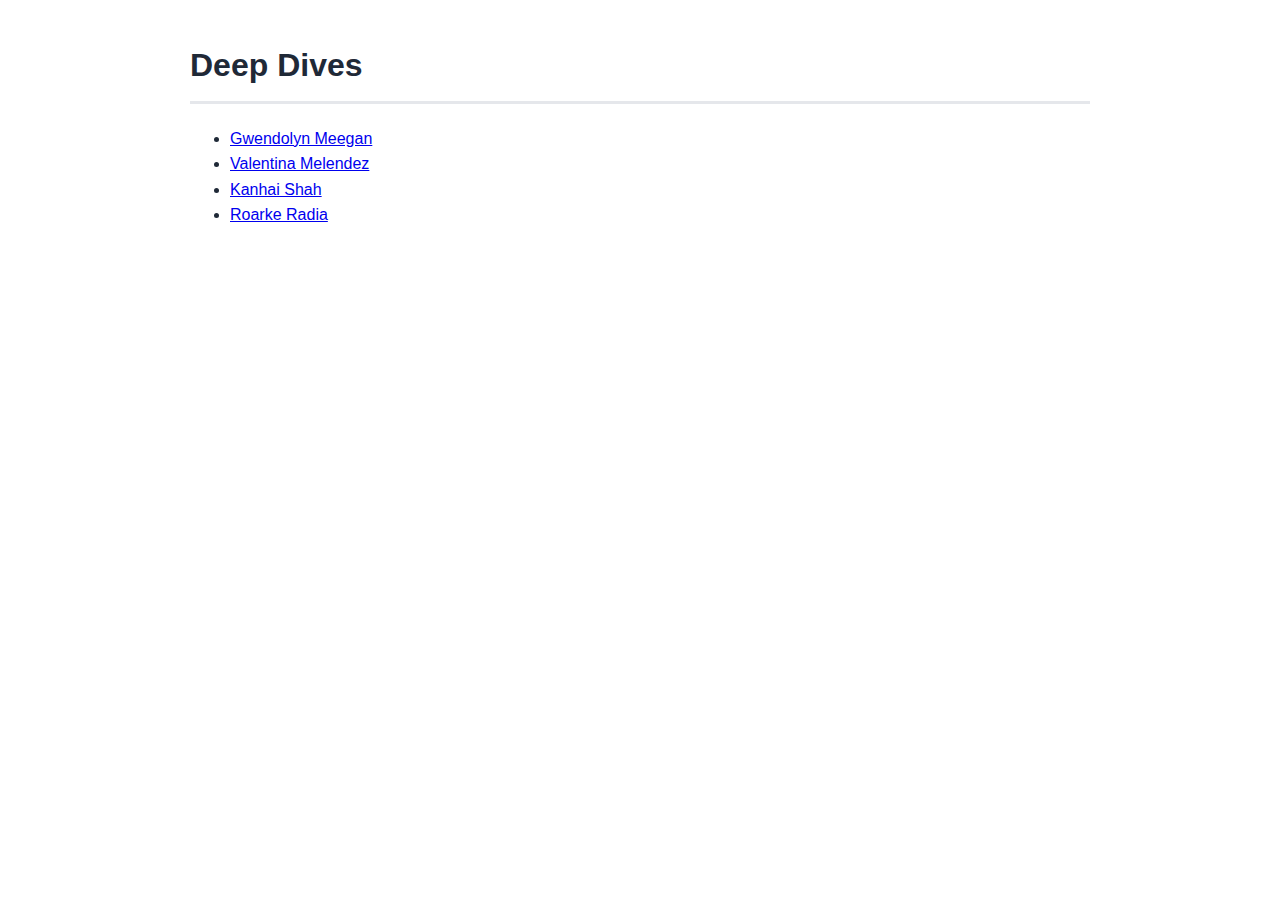
<file: index.html>
<!doctype html>
<html>
<head>
  <meta charset="utf-8" />
  <title>Deep Dives</title>
  <link rel="stylesheet" href="deep_dive.css" />
</head>
<body>
  <h1>Deep Dives</h1>
  <ul>
    <li><a href="GwendolynDD.html">Gwendolyn Meegan</a></li>
    <li><a href="ValentinaDD.html">Valentina Melendez</a></li>
    <li><a href="KanhaiDD.html">Kanhai Shah</a></li>
    <li><a href="RoarkeDD.html">Roarke Radia</a></li>
  </ul>
</body>
</html>
</file>
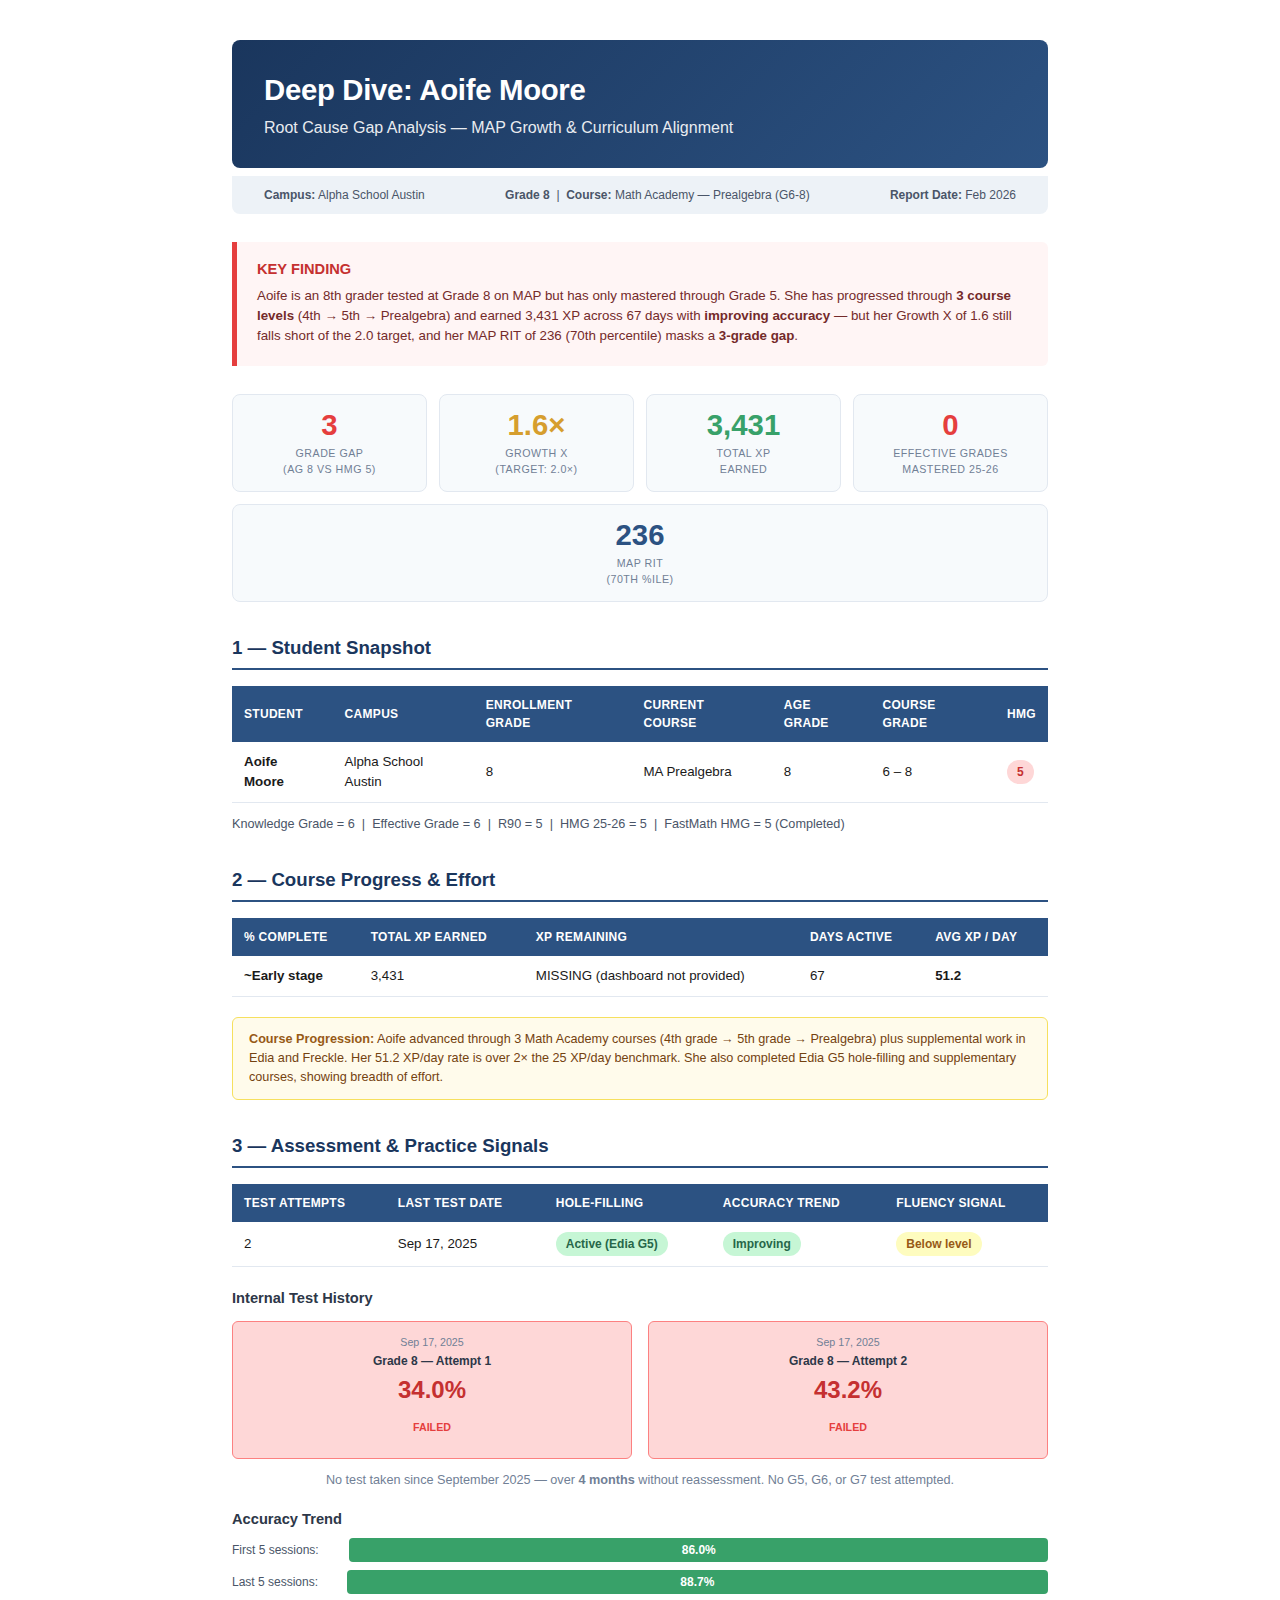
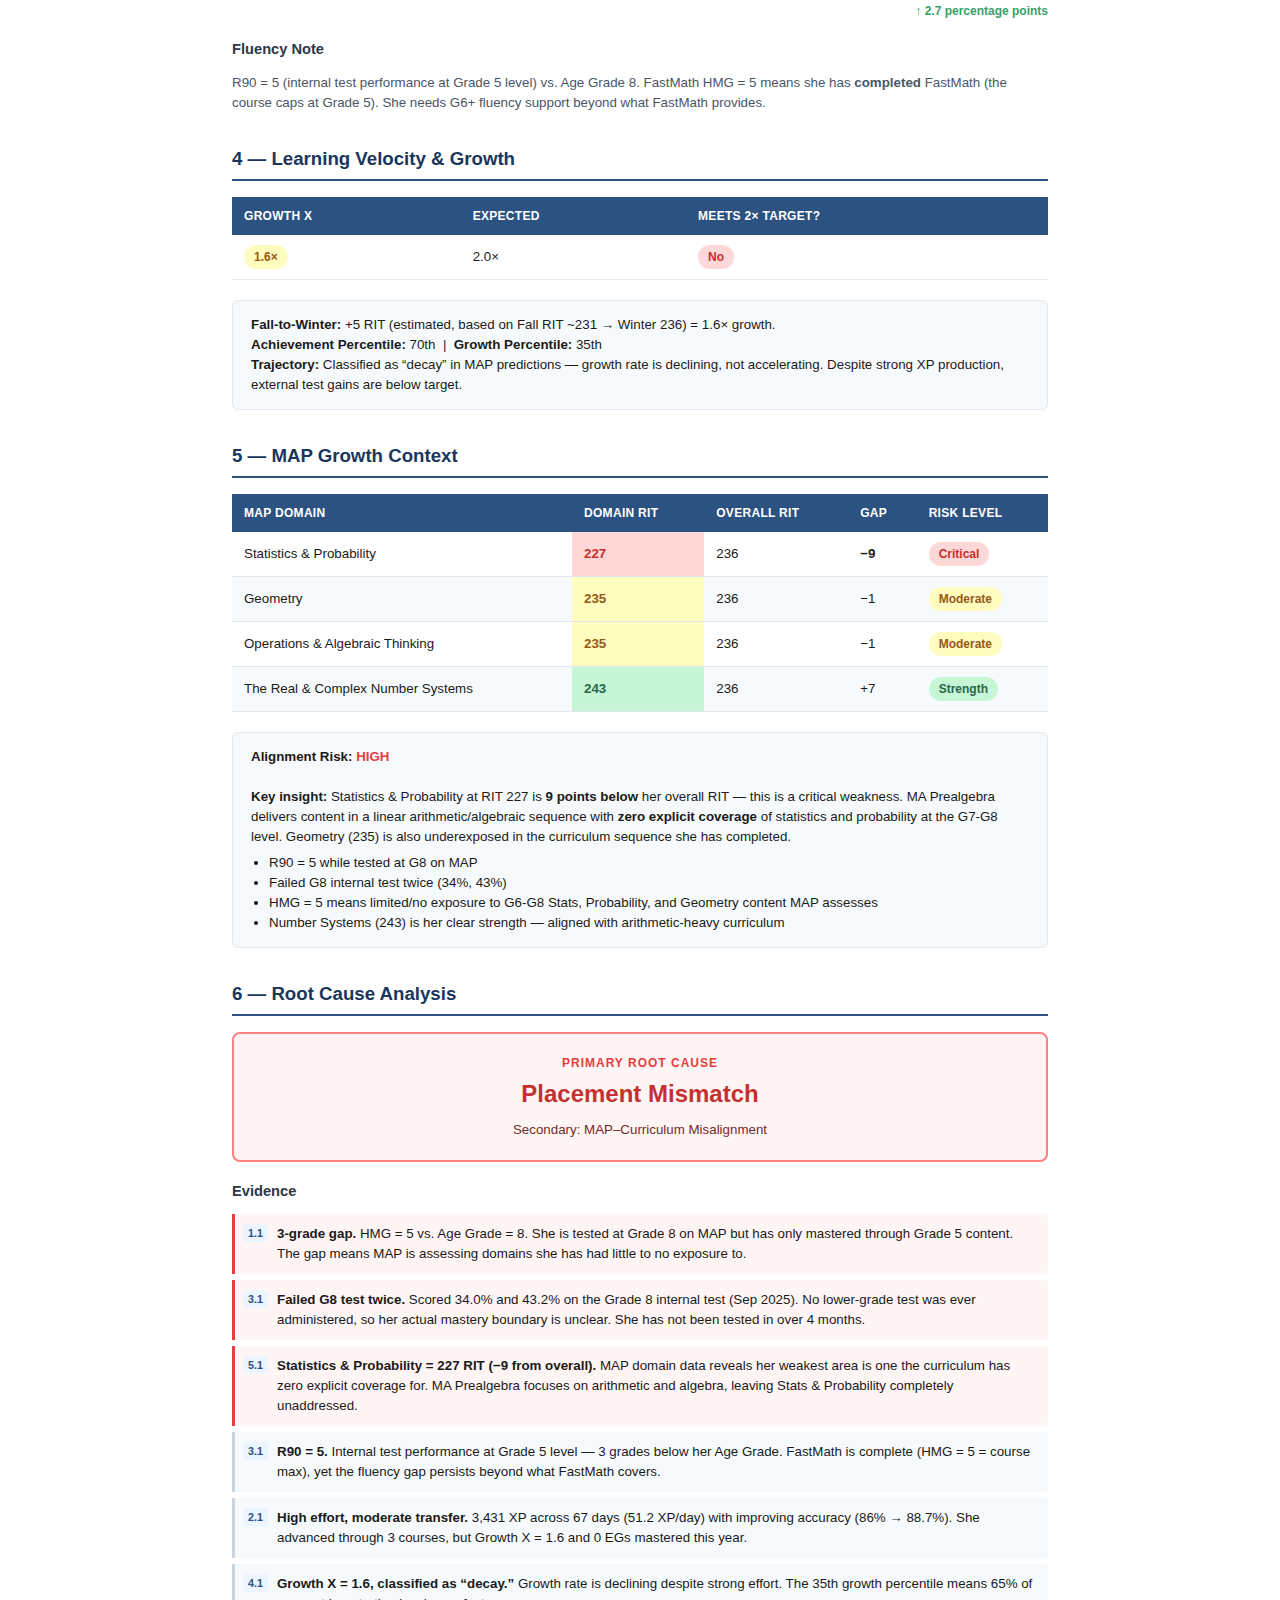
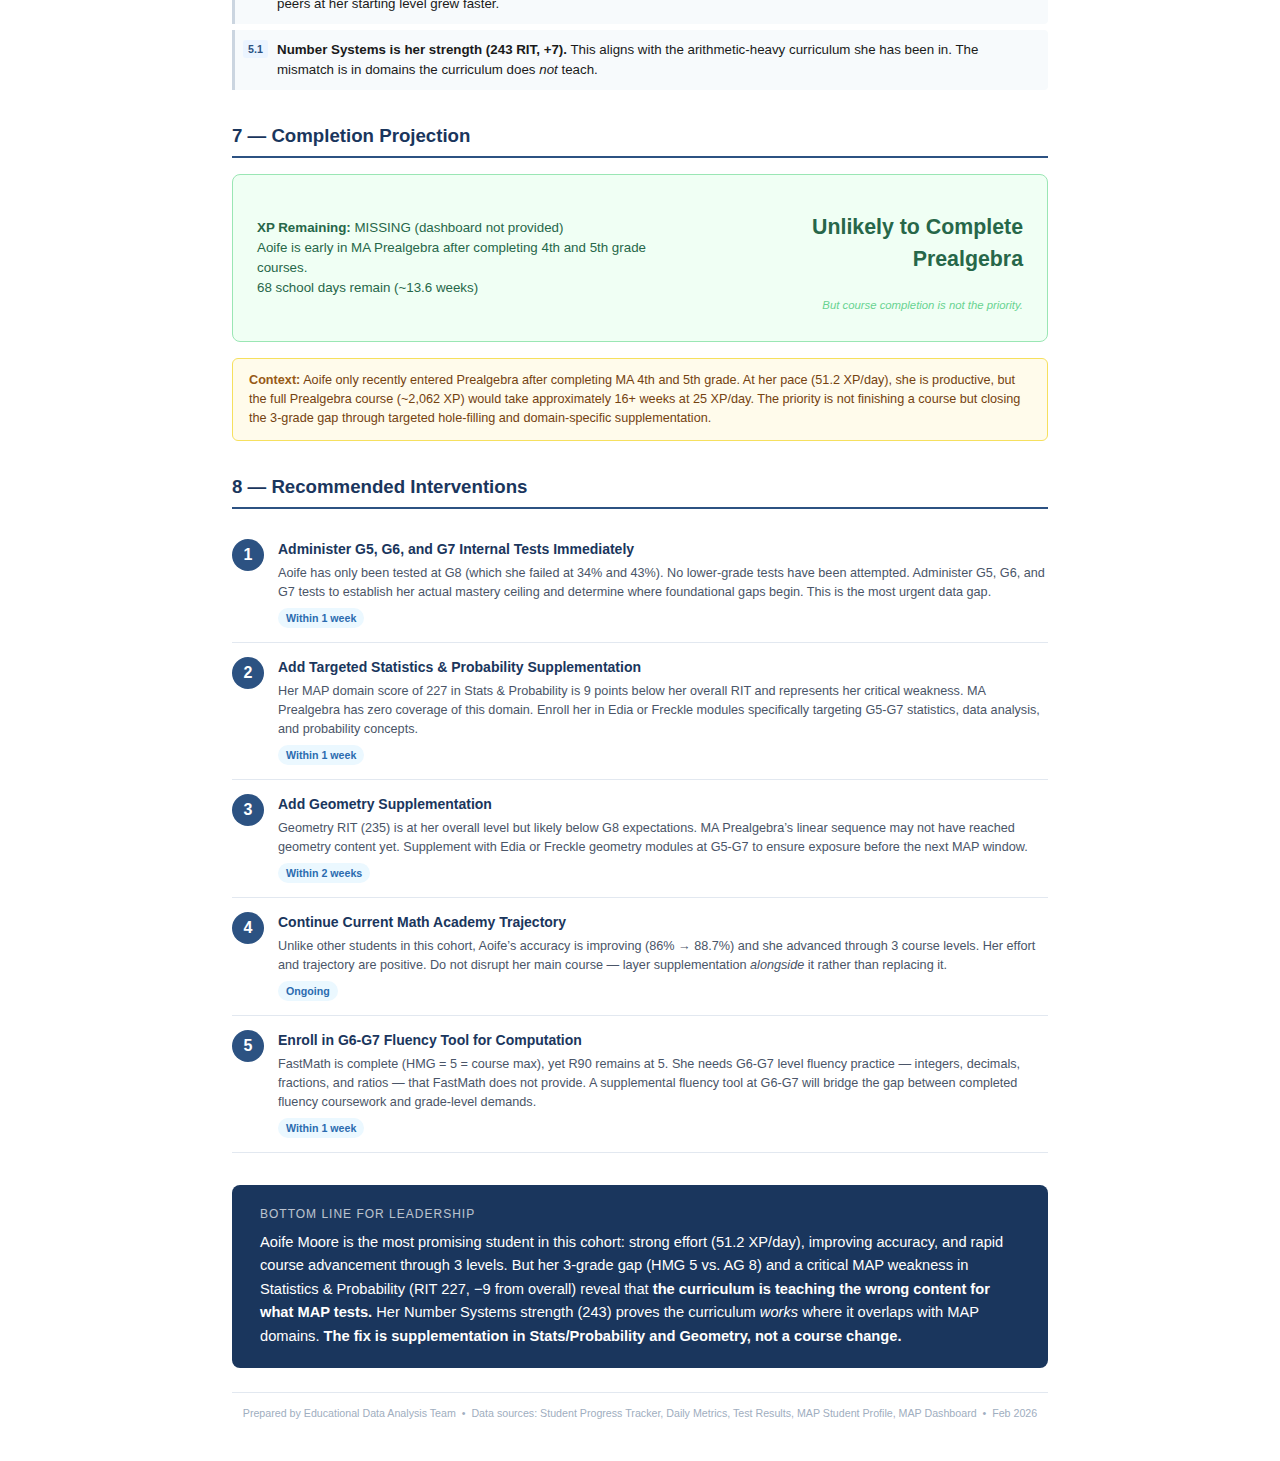
<file: Aoife_Moore_Deep_Dive_Report.html>
<!DOCTYPE html>
<html lang="en">
<head>
<meta charset="UTF-8">
<meta name="viewport" content="width=device-width, initial-scale=1.0">
<title>Deep Dive: Aoife Moore — Root Cause Gap Analysis</title>
<style>
  body {
    font-family: 'Arial', sans-serif;
    font-size: 11pt;
    line-height: 1.5;
    color: #1a1a1a;
    max-width: 816px;
    margin: 0 auto;
    padding: 40px 60px;
    background: #fff;
  }
  .report-header {
    background: linear-gradient(135deg, #1a365d, #2c5282);
    color: white;
    padding: 28px 32px;
    border-radius: 8px;
    margin-bottom: 8px;
  }
  .report-header h1 { font-size: 22pt; margin: 0 0 4px 0; font-weight: 700; letter-spacing: -0.3px; }
  .report-header .subtitle { font-size: 12pt; opacity: 0.9; margin: 0; font-weight: 400; }
  .report-meta {
    background: #edf2f7; padding: 10px 32px; border-radius: 0 0 8px 8px;
    font-size: 9pt; color: #4a5568; margin-bottom: 28px;
    display: flex; justify-content: space-between;
  }
  .alert-box {
    background: #fff5f5; border-left: 5px solid #e53e3e;
    padding: 16px 20px; margin: 20px 0 28px 0; border-radius: 0 6px 6px 0;
  }
  .alert-box .alert-title { font-weight: 700; color: #c53030; font-size: 11pt; margin: 0 0 6px 0; }
  .alert-box p { margin: 4px 0; font-size: 10pt; color: #742a2a; }
  h2 {
    font-size: 14pt; color: #1a365d; border-bottom: 2px solid #2c5282;
    padding-bottom: 6px; margin: 32px 0 16px 0; font-weight: 700; page-break-after: avoid;
  }
  h3 { font-size: 11pt; color: #2d3748; margin: 18px 0 8px 0; font-weight: 600; }
  .kpi-row { display: flex; gap: 12px; margin: 16px 0 24px 0; flex-wrap: wrap; }
  .kpi-card {
    flex: 1; min-width: 120px; background: #f7fafc; border: 1px solid #e2e8f0;
    border-radius: 8px; padding: 14px 16px; text-align: center;
  }
  .kpi-card .kpi-value { font-size: 22pt; font-weight: 700; margin: 0; line-height: 1.1; }
  .kpi-card .kpi-label { font-size: 8pt; color: #718096; text-transform: uppercase; letter-spacing: 0.5px; margin: 4px 0 0 0; }
  .kpi-red .kpi-value { color: #e53e3e; }
  .kpi-amber .kpi-value { color: #d69e2e; }
  .kpi-green .kpi-value { color: #38a169; }
  .kpi-blue .kpi-value { color: #2c5282; }
  table { width: 100%; border-collapse: collapse; margin: 12px 0 20px 0; font-size: 10pt; }
  thead th {
    background: #2c5282; color: white; padding: 10px 12px; text-align: left;
    font-weight: 600; font-size: 9pt; text-transform: uppercase; letter-spacing: 0.3px;
  }
  tbody td { padding: 10px 12px; border-bottom: 1px solid #e2e8f0; }
  tbody tr:nth-child(even) { background: #f7fafc; }
  .badge { display: inline-block; padding: 3px 10px; border-radius: 12px; font-size: 9pt; font-weight: 600; }
  .badge-red { background: #fed7d7; color: #c53030; }
  .badge-amber { background: #fefcbf; color: #975a16; }
  .badge-green { background: #c6f6d5; color: #276749; }
  .evidence-list { list-style: none; padding: 0; margin: 12px 0; }
  .evidence-list li {
    padding: 10px 14px 10px 42px; margin: 6px 0; background: #f7fafc;
    border-left: 3px solid #cbd5e0; border-radius: 0 4px 4px 0;
    position: relative; font-size: 10pt; line-height: 1.5;
  }
  .evidence-list li::before {
    content: attr(data-ref); position: absolute; left: 8px; top: 10px;
    font-size: 8pt; font-weight: 700; color: #2c5282; background: #ebf4ff;
    padding: 1px 5px; border-radius: 3px;
  }
  .evidence-list li.critical { border-left-color: #e53e3e; background: #fff5f5; }
  .root-cause-box {
    background: #fff5f5; border: 2px solid #fc8181; border-radius: 8px;
    padding: 20px 24px; margin: 16px 0; text-align: center;
  }
  .root-cause-box .rc-label { font-size: 9pt; text-transform: uppercase; letter-spacing: 1px; color: #e53e3e; margin: 0 0 4px 0; font-weight: 600; }
  .root-cause-box .rc-value { font-size: 18pt; font-weight: 700; color: #c53030; margin: 0; }
  .root-cause-box .rc-secondary { font-size: 10pt; color: #742a2a; margin: 8px 0 0 0; }
  .intervention {
    display: flex; gap: 14px; align-items: flex-start;
    padding: 14px 0; border-bottom: 1px solid #e2e8f0;
  }
  .intervention:last-child { border-bottom: none; }
  .intervention .int-number {
    flex-shrink: 0; width: 32px; height: 32px; background: #2c5282; color: white;
    border-radius: 50%; display: flex; align-items: center; justify-content: center;
    font-weight: 700; font-size: 12pt;
  }
  .intervention .int-body { flex: 1; }
  .intervention .int-title { font-weight: 700; color: #1a365d; font-size: 10.5pt; margin: 0 0 4px 0; }
  .intervention .int-detail { font-size: 9.5pt; color: #4a5568; margin: 0; line-height: 1.5; }
  .intervention .int-timeline {
    display: inline-block; background: #ebf8ff; color: #2b6cb0;
    padding: 2px 8px; border-radius: 10px; font-size: 8pt; font-weight: 600; margin-top: 6px;
  }
  .projection-box {
    background: #f0fff4; border: 1px solid #9ae6b4; border-radius: 8px;
    padding: 16px 24px; margin: 16px 0; display: flex;
    justify-content: space-between; align-items: center;
  }
  .projection-box .proj-left { font-size: 10pt; color: #276749; }
  .projection-box .proj-right { text-align: right; }
  .projection-box .proj-answer { font-size: 16pt; font-weight: 700; color: #276749; }
  .projection-box .proj-caveat { font-size: 8.5pt; color: #68d391; font-style: italic; }
  .warning-callout {
    background: #fffbeb; border: 1px solid #f6e05e; border-radius: 6px;
    padding: 12px 16px; margin: 12px 0; font-size: 9.5pt; color: #744210;
  }
  .warning-callout strong { color: #975a16; }
  .bottom-line {
    background: #1a365d; color: white; padding: 20px 28px; border-radius: 8px;
    margin: 32px 0 16px 0; font-size: 11pt; line-height: 1.6;
  }
  .bottom-line .bl-label { font-size: 9pt; text-transform: uppercase; letter-spacing: 1px; opacity: 0.7; margin: 0 0 6px 0; }
  .bottom-line p { margin: 0; font-weight: 500; }
  .report-footer {
    font-size: 8pt; color: #a0aec0; text-align: center;
    margin-top: 24px; padding-top: 12px; border-top: 1px solid #e2e8f0;
  }
  @media print {
    body { padding: 20px 40px; }
    .report-header, .kpi-card, .root-cause-box, .bottom-line, thead th { -webkit-print-color-adjust: exact; print-color-adjust: exact; }
  }
  .test-timeline { display: flex; gap: 16px; margin: 12px 0 16px 0; flex-wrap: wrap; }
  .test-item { flex: 1; min-width: 160px; border-radius: 6px; padding: 12px 14px; text-align: center; }
  .test-item.fail { background: #fed7d7; border: 1px solid #fc8181; }
  .test-item.weak { background: #fefcbf; border: 1px solid #f6e05e; }
  .test-item .test-date { font-size: 8pt; color: #718096; margin: 0; }
  .test-item .test-grade { font-size: 9pt; font-weight: 600; color: #2d3748; margin: 2px 0; }
  .test-item .test-score { font-size: 18pt; font-weight: 700; margin: 2px 0; }
  .test-item.fail .test-score { color: #c53030; }
  .test-item.weak .test-score { color: #975a16; }
  .test-item .test-result { font-size: 8pt; font-weight: 600; text-transform: uppercase; }
  .test-item.fail .test-result { color: #e53e3e; }
  .test-item.weak .test-result { color: #d69e2e; }
  .trend-bar-container { display: flex; align-items: center; gap: 8px; margin: 8px 0; }
  .trend-bar {
    height: 24px; border-radius: 4px; display: flex; align-items: center;
    justify-content: center; color: white; font-size: 9pt; font-weight: 600;
  }
  .domain-table td.low { background: #fed7d7; color: #c53030; font-weight: 700; }
  .domain-table td.mid { background: #fefcbf; color: #975a16; font-weight: 600; }
  .domain-table td.high { background: #c6f6d5; color: #276749; font-weight: 600; }
</style>
</head>
<body>

<!-- ============ HEADER ============ -->
<div class="report-header">
  <h1>Deep Dive: Aoife Moore</h1>
  <p class="subtitle">Root Cause Gap Analysis &mdash; MAP Growth &amp; Curriculum Alignment</p>
</div>
<div class="report-meta">
  <span><strong>Campus:</strong> Alpha School Austin</span>
  <span><strong>Grade 8</strong> &nbsp;|&nbsp; <strong>Course:</strong> Math Academy &mdash; Prealgebra (G6-8)</span>
  <span><strong>Report Date:</strong> Feb 2026</span>
</div>

<!-- ============ ALERT ============ -->
<div class="alert-box">
  <p class="alert-title">KEY FINDING</p>
  <p>Aoife is an 8th grader tested at Grade 8 on MAP but has only mastered through Grade 5. She has progressed through <strong>3 course levels</strong> (4th &rarr; 5th &rarr; Prealgebra) and earned 3,431 XP across 67 days with <strong>improving accuracy</strong> &mdash; but her Growth X of 1.6 still falls short of the 2.0 target, and her MAP RIT of 236 (70th percentile) masks a <strong>3-grade gap</strong>.</p>
</div>

<!-- ============ KPI CARDS ============ -->
<div class="kpi-row">
  <div class="kpi-card kpi-red">
    <p class="kpi-value">3</p>
    <p class="kpi-label">Grade Gap<br>(AG 8 vs HMG 5)</p>
  </div>
  <div class="kpi-card kpi-amber">
    <p class="kpi-value">1.6&times;</p>
    <p class="kpi-label">Growth X<br>(Target: 2.0&times;)</p>
  </div>
  <div class="kpi-card kpi-green">
    <p class="kpi-value">3,431</p>
    <p class="kpi-label">Total XP<br>Earned</p>
  </div>
  <div class="kpi-card kpi-red">
    <p class="kpi-value">0</p>
    <p class="kpi-label">Effective Grades<br>Mastered 25-26</p>
  </div>
  <div class="kpi-card kpi-blue">
    <p class="kpi-value">236</p>
    <p class="kpi-label">MAP RIT<br>(70th %ile)</p>
  </div>
</div>

<!-- ============ SECTION 1: SNAPSHOT ============ -->
<h2>1 &mdash; Student Snapshot</h2>
<table>
  <thead>
    <tr>
      <th>Student</th><th>Campus</th><th>Enrollment Grade</th><th>Current Course</th><th>Age Grade</th><th>Course Grade</th><th>HMG</th>
    </tr>
  </thead>
  <tbody>
    <tr>
      <td><strong>Aoife Moore</strong></td>
      <td>Alpha School Austin</td>
      <td>8</td>
      <td>MA Prealgebra</td>
      <td>8</td>
      <td>6 &ndash; 8</td>
      <td><span class="badge badge-red">5</span></td>
    </tr>
  </tbody>
</table>
<p style="font-size: 9.5pt; color: #4a5568; margin-top: -8px;">
  Knowledge Grade = 6 &nbsp;|&nbsp; Effective Grade = 6 &nbsp;|&nbsp; R90 = 5 &nbsp;|&nbsp; HMG 25-26 = 5 &nbsp;|&nbsp; FastMath HMG = 5 (Completed)
</p>

<!-- ============ SECTION 2: PROGRESS ============ -->
<h2>2 &mdash; Course Progress &amp; Effort</h2>
<table>
  <thead>
    <tr>
      <th>% Complete</th><th>Total XP Earned</th><th>XP Remaining</th><th>Days Active</th><th>Avg XP / Day</th>
    </tr>
  </thead>
  <tbody>
    <tr>
      <td><strong>~Early stage</strong></td>
      <td>3,431</td>
      <td>MISSING (dashboard not provided)</td>
      <td>67</td>
      <td><strong>51.2</strong></td>
    </tr>
  </tbody>
</table>
<div class="warning-callout">
  <strong>Course Progression:</strong> Aoife advanced through 3 Math Academy courses (4th grade &rarr; 5th grade &rarr; Prealgebra) plus supplemental work in Edia and Freckle. Her 51.2 XP/day rate is over 2&times; the 25 XP/day benchmark. She also completed Edia G5 hole-filling and supplementary courses, showing breadth of effort.
</div>

<!-- ============ SECTION 3: ASSESSMENTS ============ -->
<h2>3 &mdash; Assessment &amp; Practice Signals</h2>

<table>
  <thead>
    <tr>
      <th>Test Attempts</th><th>Last Test Date</th><th>Hole-Filling</th><th>Accuracy Trend</th><th>Fluency Signal</th>
    </tr>
  </thead>
  <tbody>
    <tr>
      <td>2</td>
      <td>Sep 17, 2025</td>
      <td><span class="badge badge-green">Active (Edia G5)</span></td>
      <td><span class="badge badge-green">Improving</span></td>
      <td><span class="badge badge-amber">Below level</span></td>
    </tr>
  </tbody>
</table>

<h3>Internal Test History</h3>
<div class="test-timeline">
  <div class="test-item fail">
    <p class="test-date">Sep 17, 2025</p>
    <p class="test-grade">Grade 8 &mdash; Attempt 1</p>
    <p class="test-score">34.0%</p>
    <p class="test-result">Failed</p>
  </div>
  <div class="test-item fail">
    <p class="test-date">Sep 17, 2025</p>
    <p class="test-grade">Grade 8 &mdash; Attempt 2</p>
    <p class="test-score">43.2%</p>
    <p class="test-result">Failed</p>
  </div>
</div>
<p style="font-size:9.5pt; color:#718096; text-align:center; margin-top:-4px;">No test taken since September 2025 &mdash; over <strong>4 months</strong> without reassessment. No G5, G6, or G7 test attempted.</p>

<h3>Accuracy Trend</h3>
<div style="margin: 8px 0 4px 0;">
  <div class="trend-bar-container">
    <span style="font-size:9pt; width:110px; color:#4a5568;">First 5 sessions:</span>
    <div class="trend-bar" style="width: 86%; background: #38a169;">86.0%</div>
  </div>
  <div class="trend-bar-container">
    <span style="font-size:9pt; width:110px; color:#4a5568;">Last 5 sessions:</span>
    <div class="trend-bar" style="width: 88.7%; background: #38a169;">88.7%</div>
  </div>
  <p style="font-size:9pt; color:#38a169; text-align:right; margin:2px 0 0 0; font-weight:600;">&uarr; 2.7 percentage points</p>
</div>

<h3>Fluency Note</h3>
<p style="font-size:10pt; color:#4a5568;">
  R90 = 5 (internal test performance at Grade 5 level) vs. Age Grade 8. FastMath HMG = 5 means she has <strong>completed</strong> FastMath (the course caps at Grade 5). She needs G6+ fluency support beyond what FastMath provides.
</p>

<!-- ============ SECTION 4: GROWTH ============ -->
<h2>4 &mdash; Learning Velocity &amp; Growth</h2>

<table>
  <thead>
    <tr>
      <th>Growth X</th><th>Expected</th><th>Meets 2&times; Target?</th>
    </tr>
  </thead>
  <tbody>
    <tr>
      <td><span class="badge badge-amber">1.6&times;</span></td>
      <td>2.0&times;</td>
      <td><span class="badge badge-red">No</span></td>
    </tr>
  </tbody>
</table>

<div style="background:#f7fafc; border:1px solid #e2e8f0; border-radius:6px; padding:14px 18px; font-size:10pt; margin:8px 0;">
  <strong>Fall-to-Winter:</strong> +5 RIT (estimated, based on Fall RIT ~231 &rarr; Winter 236) = 1.6&times; growth.<br>
  <strong>Achievement Percentile:</strong> 70th &nbsp;|&nbsp; <strong>Growth Percentile:</strong> 35th<br>
  <strong>Trajectory:</strong> Classified as &ldquo;decay&rdquo; in MAP predictions &mdash; growth rate is declining, not accelerating. Despite strong XP production, external test gains are below target.
</div>

<!-- ============ SECTION 5: MAP ============ -->
<h2>5 &mdash; MAP Growth Context</h2>

<table class="domain-table">
  <thead>
    <tr>
      <th>MAP Domain</th><th>Domain RIT</th><th>Overall RIT</th><th>Gap</th><th>Risk Level</th>
    </tr>
  </thead>
  <tbody>
    <tr>
      <td>Statistics &amp; Probability</td>
      <td class="low">227</td>
      <td>236</td>
      <td><strong>&minus;9</strong></td>
      <td><span class="badge badge-red">Critical</span></td>
    </tr>
    <tr>
      <td>Geometry</td>
      <td class="mid">235</td>
      <td>236</td>
      <td>&minus;1</td>
      <td><span class="badge badge-amber">Moderate</span></td>
    </tr>
    <tr>
      <td>Operations &amp; Algebraic Thinking</td>
      <td class="mid">235</td>
      <td>236</td>
      <td>&minus;1</td>
      <td><span class="badge badge-amber">Moderate</span></td>
    </tr>
    <tr>
      <td>The Real &amp; Complex Number Systems</td>
      <td class="high">243</td>
      <td>236</td>
      <td>+7</td>
      <td><span class="badge badge-green">Strength</span></td>
    </tr>
  </tbody>
</table>

<div style="background:#f7fafc; border:1px solid #e2e8f0; border-radius:6px; padding:14px 18px; font-size:10pt; margin:8px 0;">
  <strong>Alignment Risk: <span style="color:#e53e3e;">HIGH</span></strong><br><br>
  <strong>Key insight:</strong> Statistics &amp; Probability at RIT 227 is <strong>9 points below</strong> her overall RIT &mdash; this is a critical weakness. MA Prealgebra delivers content in a linear arithmetic/algebraic sequence with <strong>zero explicit coverage</strong> of statistics and probability at the G7-G8 level. Geometry (235) is also underexposed in the curriculum sequence she has completed.
  <ul style="margin:6px 0 0 0; padding-left:18px;">
    <li>R90 = 5 while tested at G8 on MAP</li>
    <li>Failed G8 internal test twice (34%, 43%)</li>
    <li>HMG = 5 means limited/no exposure to G6-G8 Stats, Probability, and Geometry content MAP assesses</li>
    <li>Number Systems (243) is her clear strength &mdash; aligned with arithmetic-heavy curriculum</li>
  </ul>
</div>

<!-- ============ SECTION 6: ROOT CAUSE ============ -->
<h2>6 &mdash; Root Cause Analysis</h2>

<div class="root-cause-box">
  <p class="rc-label">Primary Root Cause</p>
  <p class="rc-value">Placement Mismatch</p>
  <p class="rc-secondary">Secondary: MAP&ndash;Curriculum Misalignment</p>
</div>

<h3>Evidence</h3>
<ul class="evidence-list">
  <li data-ref="1.1" class="critical"><strong>3-grade gap.</strong> HMG = 5 vs. Age Grade = 8. She is tested at Grade 8 on MAP but has only mastered through Grade 5 content. The gap means MAP is assessing domains she has had little to no exposure to.</li>
  <li data-ref="3.1" class="critical"><strong>Failed G8 test twice.</strong> Scored 34.0% and 43.2% on the Grade 8 internal test (Sep 2025). No lower-grade test was ever administered, so her actual mastery boundary is unclear. She has not been tested in over 4 months.</li>
  <li data-ref="5.1" class="critical"><strong>Statistics &amp; Probability = 227 RIT (&minus;9 from overall).</strong> MAP domain data reveals her weakest area is one the curriculum has zero explicit coverage for. MA Prealgebra focuses on arithmetic and algebra, leaving Stats &amp; Probability completely unaddressed.</li>
  <li data-ref="3.1"><strong>R90 = 5.</strong> Internal test performance at Grade 5 level &mdash; 3 grades below her Age Grade. FastMath is complete (HMG = 5 = course max), yet the fluency gap persists beyond what FastMath covers.</li>
  <li data-ref="2.1"><strong>High effort, moderate transfer.</strong> 3,431 XP across 67 days (51.2 XP/day) with improving accuracy (86% &rarr; 88.7%). She advanced through 3 courses, but Growth X = 1.6 and 0 EGs mastered this year.</li>
  <li data-ref="4.1"><strong>Growth X = 1.6, classified as &ldquo;decay.&rdquo;</strong> Growth rate is declining despite strong effort. The 35th growth percentile means 65% of peers at her starting level grew faster.</li>
  <li data-ref="5.1"><strong>Number Systems is her strength (243 RIT, +7).</strong> This aligns with the arithmetic-heavy curriculum she has been in. The mismatch is in domains the curriculum does <em>not</em> teach.</li>
</ul>

<!-- ============ SECTION 7: PROJECTION ============ -->
<h2>7 &mdash; Completion Projection</h2>

<div class="projection-box">
  <div class="proj-left">
    <strong>XP Remaining:</strong> MISSING (dashboard not provided)<br>
    Aoife is early in MA Prealgebra after completing 4th and 5th grade courses.<br>
    68 school days remain (~13.6 weeks)
  </div>
  <div class="proj-right">
    <p class="proj-answer">Unlikely to Complete Prealgebra</p>
    <p class="proj-caveat">But course completion is not the priority.</p>
  </div>
</div>

<div class="warning-callout">
  <strong>Context:</strong> Aoife only recently entered Prealgebra after completing MA 4th and 5th grade. At her pace (51.2 XP/day), she is productive, but the full Prealgebra course (~2,062 XP) would take approximately 16+ weeks at 25 XP/day. The priority is not finishing a course but closing the 3-grade gap through targeted hole-filling and domain-specific supplementation.
</div>

<!-- ============ SECTION 8: INTERVENTIONS ============ -->
<h2>8 &mdash; Recommended Interventions</h2>

<div class="intervention">
  <div class="int-number">1</div>
  <div class="int-body">
    <p class="int-title">Administer G5, G6, and G7 Internal Tests Immediately</p>
    <p class="int-detail">Aoife has only been tested at G8 (which she failed at 34% and 43%). No lower-grade tests have been attempted. Administer G5, G6, and G7 tests to establish her actual mastery ceiling and determine where foundational gaps begin. This is the most urgent data gap.</p>
    <span class="int-timeline">Within 1 week</span>
  </div>
</div>

<div class="intervention">
  <div class="int-number">2</div>
  <div class="int-body">
    <p class="int-title">Add Targeted Statistics &amp; Probability Supplementation</p>
    <p class="int-detail">Her MAP domain score of 227 in Stats &amp; Probability is 9 points below her overall RIT and represents her critical weakness. MA Prealgebra has zero coverage of this domain. Enroll her in Edia or Freckle modules specifically targeting G5-G7 statistics, data analysis, and probability concepts.</p>
    <span class="int-timeline">Within 1 week</span>
  </div>
</div>

<div class="intervention">
  <div class="int-number">3</div>
  <div class="int-body">
    <p class="int-title">Add Geometry Supplementation</p>
    <p class="int-detail">Geometry RIT (235) is at her overall level but likely below G8 expectations. MA Prealgebra&rsquo;s linear sequence may not have reached geometry content yet. Supplement with Edia or Freckle geometry modules at G5-G7 to ensure exposure before the next MAP window.</p>
    <span class="int-timeline">Within 2 weeks</span>
  </div>
</div>

<div class="intervention">
  <div class="int-number">4</div>
  <div class="int-body">
    <p class="int-title">Continue Current Math Academy Trajectory</p>
    <p class="int-detail">Unlike other students in this cohort, Aoife&rsquo;s accuracy is improving (86% &rarr; 88.7%) and she advanced through 3 course levels. Her effort and trajectory are positive. Do not disrupt her main course &mdash; layer supplementation <em>alongside</em> it rather than replacing it.</p>
    <span class="int-timeline">Ongoing</span>
  </div>
</div>

<div class="intervention">
  <div class="int-number">5</div>
  <div class="int-body">
    <p class="int-title">Enroll in G6-G7 Fluency Tool for Computation</p>
    <p class="int-detail">FastMath is complete (HMG = 5 = course max), yet R90 remains at 5. She needs G6-G7 level fluency practice &mdash; integers, decimals, fractions, and ratios &mdash; that FastMath does not provide. A supplemental fluency tool at G6-G7 will bridge the gap between completed fluency coursework and grade-level demands.</p>
    <span class="int-timeline">Within 1 week</span>
  </div>
</div>

<!-- ============ BOTTOM LINE ============ -->
<div class="bottom-line">
  <p class="bl-label">Bottom Line for Leadership</p>
  <p>Aoife Moore is the most promising student in this cohort: strong effort (51.2 XP/day), improving accuracy, and rapid course advancement through 3 levels. But her 3-grade gap (HMG 5 vs. AG 8) and a critical MAP weakness in Statistics &amp; Probability (RIT 227, &minus;9 from overall) reveal that <strong>the curriculum is teaching the wrong content for what MAP tests.</strong> Her Number Systems strength (243) proves the curriculum <em>works</em> where it overlaps with MAP domains. <strong>The fix is supplementation in Stats/Probability and Geometry, not a course change.</strong></p>
</div>

<!-- ============ FOOTER ============ -->
<div class="report-footer">
  Prepared by Educational Data Analysis Team &nbsp;&bull;&nbsp; Data sources: Student Progress Tracker, Daily Metrics, Test Results, MAP Student Profile, MAP Dashboard &nbsp;&bull;&nbsp; Feb 2026
</div>

</body>
</html>
</file>
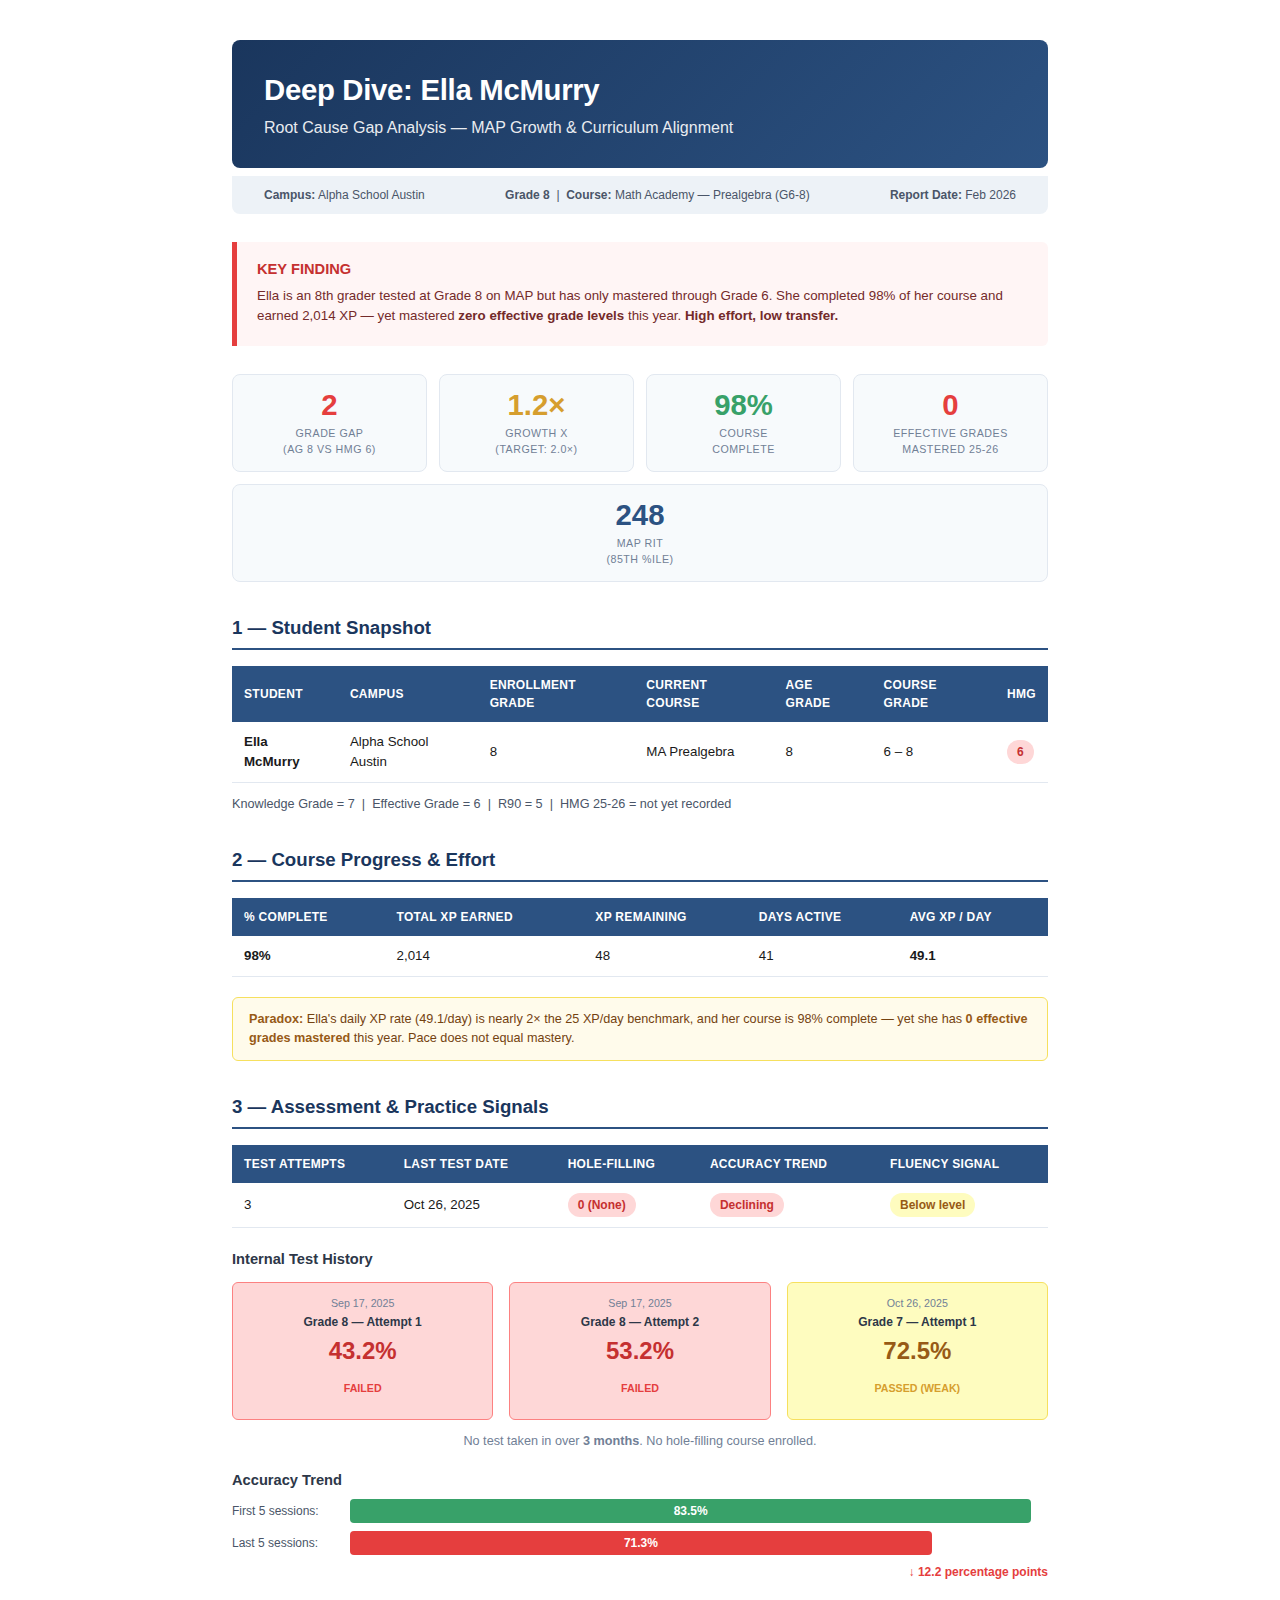
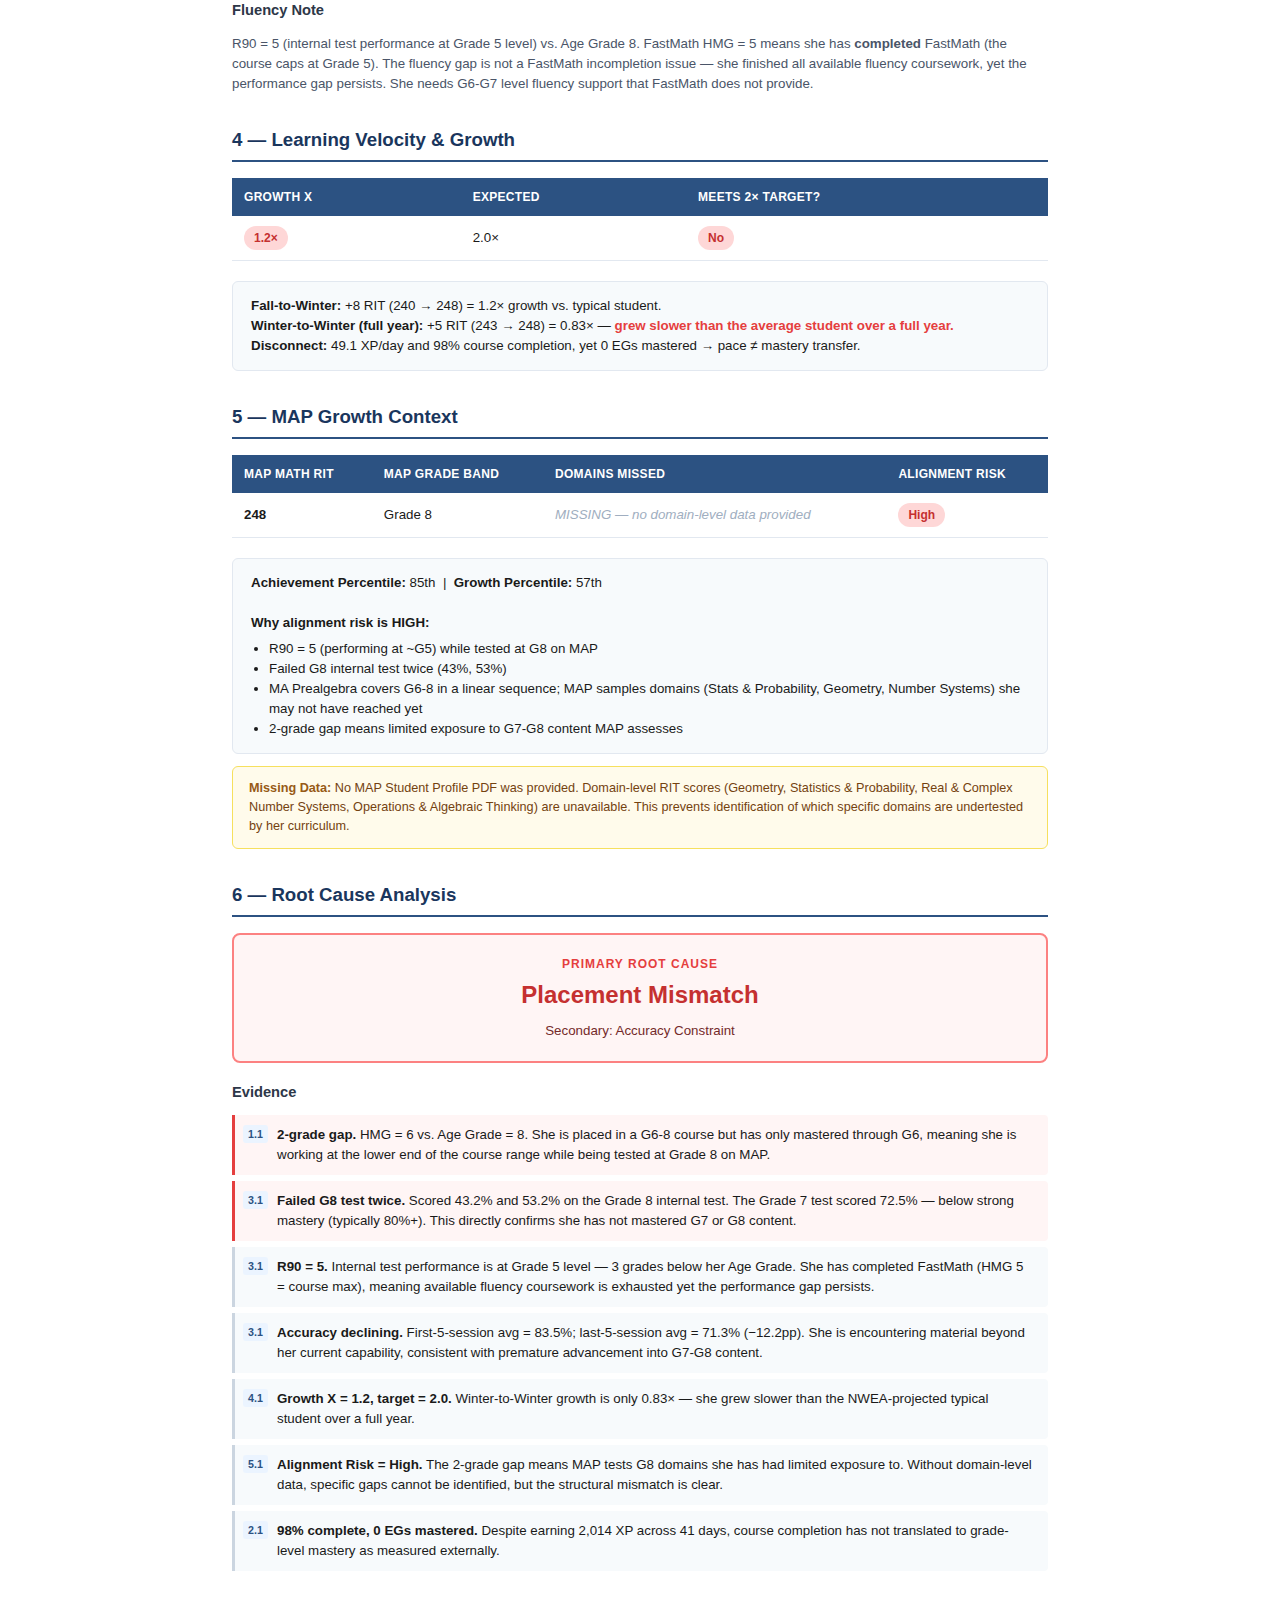
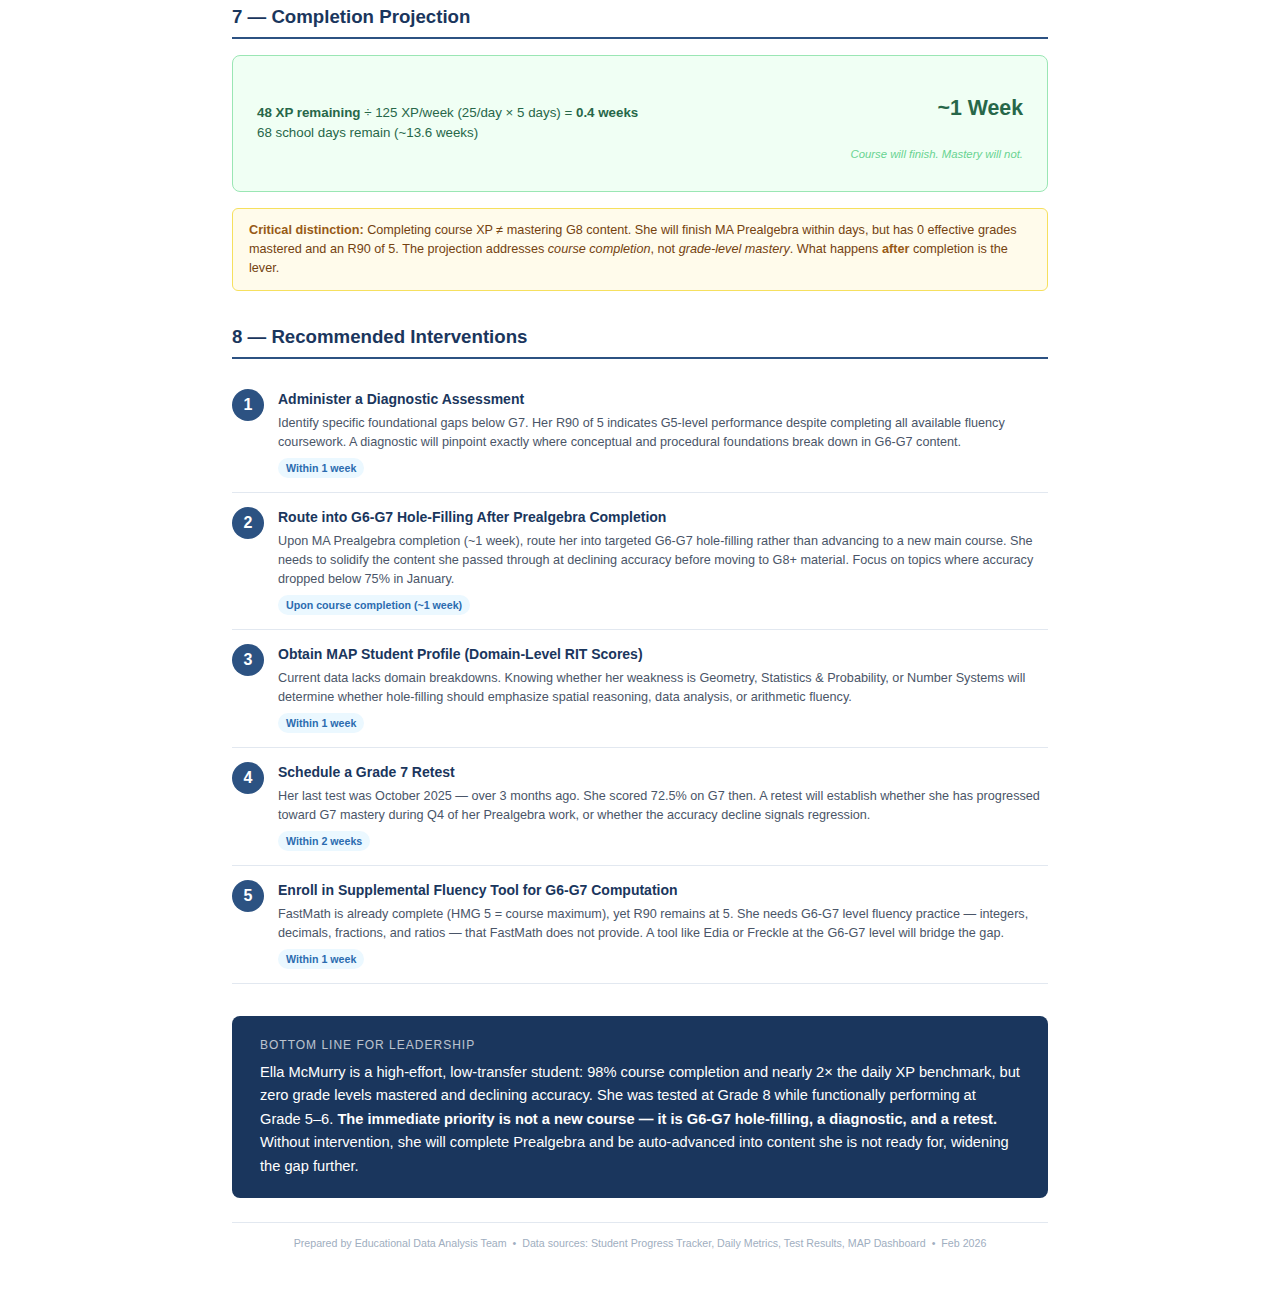
<file: Ella_McMurry_Deep_Dive_Report.html>
<!DOCTYPE html>
<html lang="en">
<head>
<meta charset="UTF-8">
<meta name="viewport" content="width=device-width, initial-scale=1.0">
<title>Deep Dive: Ella McMurry — Root Cause Gap Analysis</title>
<style>
  /* Google Docs paste-friendly styling */
  body {
    font-family: 'Arial', sans-serif;
    font-size: 11pt;
    line-height: 1.5;
    color: #1a1a1a;
    max-width: 816px; /* Letter width at 96dpi minus margins */
    margin: 0 auto;
    padding: 40px 60px;
    background: #fff;
  }

  /* Header banner */
  .report-header {
    background: linear-gradient(135deg, #1a365d, #2c5282);
    color: white;
    padding: 28px 32px;
    border-radius: 8px;
    margin-bottom: 8px;
  }
  .report-header h1 {
    font-size: 22pt;
    margin: 0 0 4px 0;
    font-weight: 700;
    letter-spacing: -0.3px;
  }
  .report-header .subtitle {
    font-size: 12pt;
    opacity: 0.9;
    margin: 0;
    font-weight: 400;
  }
  .report-meta {
    background: #edf2f7;
    padding: 10px 32px;
    border-radius: 0 0 8px 8px;
    font-size: 9pt;
    color: #4a5568;
    margin-bottom: 28px;
    display: flex;
    justify-content: space-between;
  }

  /* Alert box */
  .alert-box {
    background: #fff5f5;
    border-left: 5px solid #e53e3e;
    padding: 16px 20px;
    margin: 20px 0 28px 0;
    border-radius: 0 6px 6px 0;
  }
  .alert-box .alert-title {
    font-weight: 700;
    color: #c53030;
    font-size: 11pt;
    margin: 0 0 6px 0;
  }
  .alert-box p {
    margin: 4px 0;
    font-size: 10pt;
    color: #742a2a;
  }

  /* Section headers */
  h2 {
    font-size: 14pt;
    color: #1a365d;
    border-bottom: 2px solid #2c5282;
    padding-bottom: 6px;
    margin: 32px 0 16px 0;
    font-weight: 700;
    page-break-after: avoid;
  }
  h3 {
    font-size: 11pt;
    color: #2d3748;
    margin: 18px 0 8px 0;
    font-weight: 600;
  }

  /* KPI cards row */
  .kpi-row {
    display: flex;
    gap: 12px;
    margin: 16px 0 24px 0;
    flex-wrap: wrap;
  }
  .kpi-card {
    flex: 1;
    min-width: 120px;
    background: #f7fafc;
    border: 1px solid #e2e8f0;
    border-radius: 8px;
    padding: 14px 16px;
    text-align: center;
  }
  .kpi-card .kpi-value {
    font-size: 22pt;
    font-weight: 700;
    margin: 0;
    line-height: 1.1;
  }
  .kpi-card .kpi-label {
    font-size: 8pt;
    color: #718096;
    text-transform: uppercase;
    letter-spacing: 0.5px;
    margin: 4px 0 0 0;
  }
  .kpi-red .kpi-value { color: #e53e3e; }
  .kpi-amber .kpi-value { color: #d69e2e; }
  .kpi-green .kpi-value { color: #38a169; }
  .kpi-blue .kpi-value { color: #2c5282; }

  /* Tables */
  table {
    width: 100%;
    border-collapse: collapse;
    margin: 12px 0 20px 0;
    font-size: 10pt;
  }
  thead th {
    background: #2c5282;
    color: white;
    padding: 10px 12px;
    text-align: left;
    font-weight: 600;
    font-size: 9pt;
    text-transform: uppercase;
    letter-spacing: 0.3px;
  }
  tbody td {
    padding: 10px 12px;
    border-bottom: 1px solid #e2e8f0;
  }
  tbody tr:nth-child(even) {
    background: #f7fafc;
  }

  /* Status badges */
  .badge {
    display: inline-block;
    padding: 3px 10px;
    border-radius: 12px;
    font-size: 9pt;
    font-weight: 600;
  }
  .badge-red { background: #fed7d7; color: #c53030; }
  .badge-amber { background: #fefcbf; color: #975a16; }
  .badge-green { background: #c6f6d5; color: #276749; }

  /* Evidence list */
  .evidence-list {
    list-style: none;
    padding: 0;
    margin: 12px 0;
  }
  .evidence-list li {
    padding: 10px 14px 10px 42px;
    margin: 6px 0;
    background: #f7fafc;
    border-left: 3px solid #cbd5e0;
    border-radius: 0 4px 4px 0;
    position: relative;
    font-size: 10pt;
    line-height: 1.5;
  }
  .evidence-list li::before {
    content: attr(data-ref);
    position: absolute;
    left: 8px;
    top: 10px;
    font-size: 8pt;
    font-weight: 700;
    color: #2c5282;
    background: #ebf4ff;
    padding: 1px 5px;
    border-radius: 3px;
  }
  .evidence-list li.critical {
    border-left-color: #e53e3e;
    background: #fff5f5;
  }

  /* Root cause callout */
  .root-cause-box {
    background: #fff5f5;
    border: 2px solid #fc8181;
    border-radius: 8px;
    padding: 20px 24px;
    margin: 16px 0;
    text-align: center;
  }
  .root-cause-box .rc-label {
    font-size: 9pt;
    text-transform: uppercase;
    letter-spacing: 1px;
    color: #e53e3e;
    margin: 0 0 4px 0;
    font-weight: 600;
  }
  .root-cause-box .rc-value {
    font-size: 18pt;
    font-weight: 700;
    color: #c53030;
    margin: 0;
  }
  .root-cause-box .rc-secondary {
    font-size: 10pt;
    color: #742a2a;
    margin: 8px 0 0 0;
  }

  /* Intervention cards */
  .intervention {
    display: flex;
    gap: 14px;
    align-items: flex-start;
    padding: 14px 0;
    border-bottom: 1px solid #e2e8f0;
  }
  .intervention:last-child { border-bottom: none; }
  .intervention .int-number {
    flex-shrink: 0;
    width: 32px;
    height: 32px;
    background: #2c5282;
    color: white;
    border-radius: 50%;
    display: flex;
    align-items: center;
    justify-content: center;
    font-weight: 700;
    font-size: 12pt;
  }
  .intervention .int-body {
    flex: 1;
  }
  .intervention .int-title {
    font-weight: 700;
    color: #1a365d;
    font-size: 10.5pt;
    margin: 0 0 4px 0;
  }
  .intervention .int-detail {
    font-size: 9.5pt;
    color: #4a5568;
    margin: 0;
    line-height: 1.5;
  }
  .intervention .int-timeline {
    display: inline-block;
    background: #ebf8ff;
    color: #2b6cb0;
    padding: 2px 8px;
    border-radius: 10px;
    font-size: 8pt;
    font-weight: 600;
    margin-top: 6px;
  }

  /* Projection box */
  .projection-box {
    background: #f0fff4;
    border: 1px solid #9ae6b4;
    border-radius: 8px;
    padding: 16px 24px;
    margin: 16px 0;
    display: flex;
    justify-content: space-between;
    align-items: center;
  }
  .projection-box .proj-left {
    font-size: 10pt;
    color: #276749;
  }
  .projection-box .proj-right {
    text-align: right;
  }
  .projection-box .proj-answer {
    font-size: 16pt;
    font-weight: 700;
    color: #276749;
  }
  .projection-box .proj-caveat {
    font-size: 8.5pt;
    color: #68d391;
    font-style: italic;
  }

  /* Warning callout */
  .warning-callout {
    background: #fffbeb;
    border: 1px solid #f6e05e;
    border-radius: 6px;
    padding: 12px 16px;
    margin: 12px 0;
    font-size: 9.5pt;
    color: #744210;
  }
  .warning-callout strong { color: #975a16; }

  /* Bottom line */
  .bottom-line {
    background: #1a365d;
    color: white;
    padding: 20px 28px;
    border-radius: 8px;
    margin: 32px 0 16px 0;
    font-size: 11pt;
    line-height: 1.6;
  }
  .bottom-line .bl-label {
    font-size: 9pt;
    text-transform: uppercase;
    letter-spacing: 1px;
    opacity: 0.7;
    margin: 0 0 6px 0;
  }
  .bottom-line p {
    margin: 0;
    font-weight: 500;
  }

  /* Footer */
  .report-footer {
    font-size: 8pt;
    color: #a0aec0;
    text-align: center;
    margin-top: 24px;
    padding-top: 12px;
    border-top: 1px solid #e2e8f0;
  }

  /* Print styles */
  @media print {
    body { padding: 20px 40px; }
    .report-header { -webkit-print-color-adjust: exact; print-color-adjust: exact; }
    .kpi-card, .root-cause-box, .bottom-line, thead th { -webkit-print-color-adjust: exact; print-color-adjust: exact; }
  }

  /* Test history visual */
  .test-timeline {
    display: flex;
    gap: 16px;
    margin: 12px 0 16px 0;
    flex-wrap: wrap;
  }
  .test-item {
    flex: 1;
    min-width: 160px;
    border-radius: 6px;
    padding: 12px 14px;
    text-align: center;
  }
  .test-item.fail { background: #fed7d7; border: 1px solid #fc8181; }
  .test-item.weak { background: #fefcbf; border: 1px solid #f6e05e; }
  .test-item .test-date { font-size: 8pt; color: #718096; margin: 0; }
  .test-item .test-grade { font-size: 9pt; font-weight: 600; color: #2d3748; margin: 2px 0; }
  .test-item .test-score { font-size: 18pt; font-weight: 700; margin: 2px 0; }
  .test-item.fail .test-score { color: #c53030; }
  .test-item.weak .test-score { color: #975a16; }
  .test-item .test-result { font-size: 8pt; font-weight: 600; text-transform: uppercase; }
  .test-item.fail .test-result { color: #e53e3e; }
  .test-item.weak .test-result { color: #d69e2e; }

  /* Accuracy trend visual */
  .trend-bar-container {
    display: flex;
    align-items: center;
    gap: 8px;
    margin: 8px 0;
  }
  .trend-bar {
    height: 24px;
    border-radius: 4px;
    display: flex;
    align-items: center;
    justify-content: center;
    color: white;
    font-size: 9pt;
    font-weight: 600;
  }
</style>
</head>
<body>

<!-- ============ HEADER ============ -->
<div class="report-header">
  <h1>Deep Dive: Ella McMurry</h1>
  <p class="subtitle">Root Cause Gap Analysis &mdash; MAP Growth &amp; Curriculum Alignment</p>
</div>
<div class="report-meta">
  <span><strong>Campus:</strong> Alpha School Austin</span>
  <span><strong>Grade 8</strong> &nbsp;|&nbsp; <strong>Course:</strong> Math Academy &mdash; Prealgebra (G6-8)</span>
  <span><strong>Report Date:</strong> Feb 2026</span>
</div>

<!-- ============ ALERT ============ -->
<div class="alert-box">
  <p class="alert-title">KEY FINDING</p>
  <p>Ella is an 8th grader tested at Grade 8 on MAP but has only mastered through Grade 6. She completed 98% of her course and earned 2,014 XP &mdash; yet mastered <strong>zero effective grade levels</strong> this year. <strong>High effort, low transfer.</strong></p>
</div>

<!-- ============ KPI CARDS ============ -->
<div class="kpi-row">
  <div class="kpi-card kpi-red">
    <p class="kpi-value">2</p>
    <p class="kpi-label">Grade Gap<br>(AG 8 vs HMG 6)</p>
  </div>
  <div class="kpi-card kpi-amber">
    <p class="kpi-value">1.2&times;</p>
    <p class="kpi-label">Growth X<br>(Target: 2.0&times;)</p>
  </div>
  <div class="kpi-card kpi-green">
    <p class="kpi-value">98%</p>
    <p class="kpi-label">Course<br>Complete</p>
  </div>
  <div class="kpi-card kpi-red">
    <p class="kpi-value">0</p>
    <p class="kpi-label">Effective Grades<br>Mastered 25-26</p>
  </div>
  <div class="kpi-card kpi-blue">
    <p class="kpi-value">248</p>
    <p class="kpi-label">MAP RIT<br>(85th %ile)</p>
  </div>
</div>

<!-- ============ SECTION 1: SNAPSHOT ============ -->
<h2>1 &mdash; Student Snapshot</h2>
<table>
  <thead>
    <tr>
      <th>Student</th><th>Campus</th><th>Enrollment Grade</th><th>Current Course</th><th>Age Grade</th><th>Course Grade</th><th>HMG</th>
    </tr>
  </thead>
  <tbody>
    <tr>
      <td><strong>Ella McMurry</strong></td>
      <td>Alpha School Austin</td>
      <td>8</td>
      <td>MA Prealgebra</td>
      <td>8</td>
      <td>6 &ndash; 8</td>
      <td><span class="badge badge-red">6</span></td>
    </tr>
  </tbody>
</table>
<p style="font-size: 9.5pt; color: #4a5568; margin-top: -8px;">
  Knowledge Grade = 7 &nbsp;|&nbsp; Effective Grade = 6 &nbsp;|&nbsp; R90 = 5 &nbsp;|&nbsp; HMG 25-26 = not yet recorded
</p>

<!-- ============ SECTION 2: PROGRESS ============ -->
<h2>2 &mdash; Course Progress &amp; Effort</h2>
<table>
  <thead>
    <tr>
      <th>% Complete</th><th>Total XP Earned</th><th>XP Remaining</th><th>Days Active</th><th>Avg XP / Day</th>
    </tr>
  </thead>
  <tbody>
    <tr>
      <td><strong>98%</strong></td>
      <td>2,014</td>
      <td>48</td>
      <td>41</td>
      <td><strong>49.1</strong></td>
    </tr>
  </tbody>
</table>
<div class="warning-callout">
  <strong>Paradox:</strong> Ella's daily XP rate (49.1/day) is nearly 2&times; the 25 XP/day benchmark, and her course is 98% complete &mdash; yet she has <strong>0 effective grades mastered</strong> this year. Pace does not equal mastery.
</div>

<!-- ============ SECTION 3: ASSESSMENTS ============ -->
<h2>3 &mdash; Assessment &amp; Practice Signals</h2>

<table>
  <thead>
    <tr>
      <th>Test Attempts</th><th>Last Test Date</th><th>Hole-Filling</th><th>Accuracy Trend</th><th>Fluency Signal</th>
    </tr>
  </thead>
  <tbody>
    <tr>
      <td>3</td>
      <td>Oct 26, 2025</td>
      <td><span class="badge badge-red">0 (None)</span></td>
      <td><span class="badge badge-red">Declining</span></td>
      <td><span class="badge badge-amber">Below level</span></td>
    </tr>
  </tbody>
</table>

<h3>Internal Test History</h3>
<div class="test-timeline">
  <div class="test-item fail">
    <p class="test-date">Sep 17, 2025</p>
    <p class="test-grade">Grade 8 &mdash; Attempt 1</p>
    <p class="test-score">43.2%</p>
    <p class="test-result">Failed</p>
  </div>
  <div class="test-item fail">
    <p class="test-date">Sep 17, 2025</p>
    <p class="test-grade">Grade 8 &mdash; Attempt 2</p>
    <p class="test-score">53.2%</p>
    <p class="test-result">Failed</p>
  </div>
  <div class="test-item weak">
    <p class="test-date">Oct 26, 2025</p>
    <p class="test-grade">Grade 7 &mdash; Attempt 1</p>
    <p class="test-score">72.5%</p>
    <p class="test-result">Passed (Weak)</p>
  </div>
</div>
<p style="font-size:9.5pt; color:#718096; text-align:center; margin-top:-4px;">No test taken in over <strong>3 months</strong>. No hole-filling course enrolled.</p>

<h3>Accuracy Trend</h3>
<div style="margin: 8px 0 4px 0;">
  <div class="trend-bar-container">
    <span style="font-size:9pt; width:110px; color:#4a5568;">First 5 sessions:</span>
    <div class="trend-bar" style="width: 83.5%; background: #38a169;">83.5%</div>
  </div>
  <div class="trend-bar-container">
    <span style="font-size:9pt; width:110px; color:#4a5568;">Last 5 sessions:</span>
    <div class="trend-bar" style="width: 71.3%; background: #e53e3e;">71.3%</div>
  </div>
  <p style="font-size:9pt; color:#e53e3e; text-align:right; margin:2px 0 0 0; font-weight:600;">&darr; 12.2 percentage points</p>
</div>

<h3>Fluency Note</h3>
<p style="font-size:10pt; color:#4a5568;">
  R90 = 5 (internal test performance at Grade 5 level) vs. Age Grade 8. FastMath HMG = 5 means she has <strong>completed</strong> FastMath (the course caps at Grade 5). The fluency gap is not a FastMath incompletion issue &mdash; she finished all available fluency coursework, yet the performance gap persists. She needs G6-G7 level fluency support that FastMath does not provide.
</p>

<!-- ============ SECTION 4: GROWTH ============ -->
<h2>4 &mdash; Learning Velocity &amp; Growth</h2>

<table>
  <thead>
    <tr>
      <th>Growth X</th><th>Expected</th><th>Meets 2&times; Target?</th>
    </tr>
  </thead>
  <tbody>
    <tr>
      <td><span class="badge badge-red">1.2&times;</span></td>
      <td>2.0&times;</td>
      <td><span class="badge badge-red">No</span></td>
    </tr>
  </tbody>
</table>

<div style="background:#f7fafc; border:1px solid #e2e8f0; border-radius:6px; padding:14px 18px; font-size:10pt; margin:8px 0;">
  <strong>Fall-to-Winter:</strong> +8 RIT (240 &rarr; 248) = 1.2&times; growth vs. typical student.<br>
  <strong>Winter-to-Winter (full year):</strong> +5 RIT (243 &rarr; 248) = 0.83&times; &mdash; <span style="color:#e53e3e; font-weight:600;">grew slower than the average student over a full year.</span><br>
  <strong>Disconnect:</strong> 49.1 XP/day and 98% course completion, yet 0 EGs mastered &rarr; pace &ne; mastery transfer.
</div>

<!-- ============ SECTION 5: MAP ============ -->
<h2>5 &mdash; MAP Growth Context</h2>

<table>
  <thead>
    <tr>
      <th>MAP Math RIT</th><th>MAP Grade Band</th><th>Domains Missed</th><th>Alignment Risk</th>
    </tr>
  </thead>
  <tbody>
    <tr>
      <td><strong>248</strong></td>
      <td>Grade 8</td>
      <td style="color:#a0aec0; font-style:italic;">MISSING &mdash; no domain-level data provided</td>
      <td><span class="badge badge-red">High</span></td>
    </tr>
  </tbody>
</table>

<div style="background:#f7fafc; border:1px solid #e2e8f0; border-radius:6px; padding:14px 18px; font-size:10pt; margin:8px 0;">
  <strong>Achievement Percentile:</strong> 85th &nbsp;|&nbsp; <strong>Growth Percentile:</strong> 57th<br><br>
  <strong>Why alignment risk is HIGH:</strong>
  <ul style="margin:6px 0 0 0; padding-left:18px;">
    <li>R90 = 5 (performing at ~G5) while tested at G8 on MAP</li>
    <li>Failed G8 internal test twice (43%, 53%)</li>
    <li>MA Prealgebra covers G6-8 in a linear sequence; MAP samples domains (Stats &amp; Probability, Geometry, Number Systems) she may not have reached yet</li>
    <li>2-grade gap means limited exposure to G7-G8 content MAP assesses</li>
  </ul>
</div>
<div class="warning-callout">
  <strong>Missing Data:</strong> No MAP Student Profile PDF was provided. Domain-level RIT scores (Geometry, Statistics &amp; Probability, Real &amp; Complex Number Systems, Operations &amp; Algebraic Thinking) are unavailable. This prevents identification of which specific domains are undertested by her curriculum.
</div>

<!-- ============ SECTION 6: ROOT CAUSE ============ -->
<h2>6 &mdash; Root Cause Analysis</h2>

<div class="root-cause-box">
  <p class="rc-label">Primary Root Cause</p>
  <p class="rc-value">Placement Mismatch</p>
  <p class="rc-secondary">Secondary: Accuracy Constraint</p>
</div>

<h3>Evidence</h3>
<ul class="evidence-list">
  <li data-ref="1.1" class="critical"><strong>2-grade gap.</strong> HMG = 6 vs. Age Grade = 8. She is placed in a G6-8 course but has only mastered through G6, meaning she is working at the lower end of the course range while being tested at Grade 8 on MAP.</li>
  <li data-ref="3.1" class="critical"><strong>Failed G8 test twice.</strong> Scored 43.2% and 53.2% on the Grade 8 internal test. The Grade 7 test scored 72.5% &mdash; below strong mastery (typically 80%+). This directly confirms she has not mastered G7 or G8 content.</li>
  <li data-ref="3.1"><strong>R90 = 5.</strong> Internal test performance is at Grade 5 level &mdash; 3 grades below her Age Grade. She has completed FastMath (HMG 5 = course max), meaning available fluency coursework is exhausted yet the performance gap persists.</li>
  <li data-ref="3.1"><strong>Accuracy declining.</strong> First-5-session avg = 83.5%; last-5-session avg = 71.3% (&minus;12.2pp). She is encountering material beyond her current capability, consistent with premature advancement into G7-G8 content.</li>
  <li data-ref="4.1"><strong>Growth X = 1.2, target = 2.0.</strong> Winter-to-Winter growth is only 0.83&times; &mdash; she grew slower than the NWEA-projected typical student over a full year.</li>
  <li data-ref="5.1"><strong>Alignment Risk = High.</strong> The 2-grade gap means MAP tests G8 domains she has had limited exposure to. Without domain-level data, specific gaps cannot be identified, but the structural mismatch is clear.</li>
  <li data-ref="2.1"><strong>98% complete, 0 EGs mastered.</strong> Despite earning 2,014 XP across 41 days, course completion has not translated to grade-level mastery as measured externally.</li>
</ul>

<!-- ============ SECTION 7: PROJECTION ============ -->
<h2>7 &mdash; Completion Projection</h2>

<div class="projection-box">
  <div class="proj-left">
    <strong>48 XP remaining</strong> &divide; 125 XP/week (25/day &times; 5 days) = <strong>0.4 weeks</strong><br>
    68 school days remain (~13.6 weeks)
  </div>
  <div class="proj-right">
    <p class="proj-answer">~1 Week</p>
    <p class="proj-caveat">Course will finish. Mastery will not.</p>
  </div>
</div>

<div class="warning-callout">
  <strong>Critical distinction:</strong> Completing course XP &ne; mastering G8 content. She will finish MA Prealgebra within days, but has 0 effective grades mastered and an R90 of 5. The projection addresses <em>course completion</em>, not <em>grade-level mastery</em>. What happens <strong>after</strong> completion is the lever.
</div>

<!-- ============ SECTION 8: INTERVENTIONS ============ -->
<h2>8 &mdash; Recommended Interventions</h2>

<div class="intervention">
  <div class="int-number">1</div>
  <div class="int-body">
    <p class="int-title">Administer a Diagnostic Assessment</p>
    <p class="int-detail">Identify specific foundational gaps below G7. Her R90 of 5 indicates G5-level performance despite completing all available fluency coursework. A diagnostic will pinpoint exactly where conceptual and procedural foundations break down in G6-G7 content.</p>
    <span class="int-timeline">Within 1 week</span>
  </div>
</div>

<div class="intervention">
  <div class="int-number">2</div>
  <div class="int-body">
    <p class="int-title">Route into G6-G7 Hole-Filling After Prealgebra Completion</p>
    <p class="int-detail">Upon MA Prealgebra completion (~1 week), route her into targeted G6-G7 hole-filling rather than advancing to a new main course. She needs to solidify the content she passed through at declining accuracy before moving to G8+ material. Focus on topics where accuracy dropped below 75% in January.</p>
    <span class="int-timeline">Upon course completion (~1 week)</span>
  </div>
</div>

<div class="intervention">
  <div class="int-number">3</div>
  <div class="int-body">
    <p class="int-title">Obtain MAP Student Profile (Domain-Level RIT Scores)</p>
    <p class="int-detail">Current data lacks domain breakdowns. Knowing whether her weakness is Geometry, Statistics &amp; Probability, or Number Systems will determine whether hole-filling should emphasize spatial reasoning, data analysis, or arithmetic fluency.</p>
    <span class="int-timeline">Within 1 week</span>
  </div>
</div>

<div class="intervention">
  <div class="int-number">4</div>
  <div class="int-body">
    <p class="int-title">Schedule a Grade 7 Retest</p>
    <p class="int-detail">Her last test was October 2025 &mdash; over 3 months ago. She scored 72.5% on G7 then. A retest will establish whether she has progressed toward G7 mastery during Q4 of her Prealgebra work, or whether the accuracy decline signals regression.</p>
    <span class="int-timeline">Within 2 weeks</span>
  </div>
</div>

<div class="intervention">
  <div class="int-number">5</div>
  <div class="int-body">
    <p class="int-title">Enroll in Supplemental Fluency Tool for G6-G7 Computation</p>
    <p class="int-detail">FastMath is already complete (HMG 5 = course maximum), yet R90 remains at 5. She needs G6-G7 level fluency practice &mdash; integers, decimals, fractions, and ratios &mdash; that FastMath does not provide. A tool like Edia or Freckle at the G6-G7 level will bridge the gap.</p>
    <span class="int-timeline">Within 1 week</span>
  </div>
</div>

<!-- ============ BOTTOM LINE ============ -->
<div class="bottom-line">
  <p class="bl-label">Bottom Line for Leadership</p>
  <p>Ella McMurry is a high-effort, low-transfer student: 98% course completion and nearly 2&times; the daily XP benchmark, but zero grade levels mastered and declining accuracy. She was tested at Grade 8 while functionally performing at Grade 5&ndash;6. <strong>The immediate priority is not a new course &mdash; it is G6-G7 hole-filling, a diagnostic, and a retest.</strong> Without intervention, she will complete Prealgebra and be auto-advanced into content she is not ready for, widening the gap further.</p>
</div>

<!-- ============ FOOTER ============ -->
<div class="report-footer">
  Prepared by Educational Data Analysis Team &nbsp;&bull;&nbsp; Data sources: Student Progress Tracker, Daily Metrics, Test Results, MAP Dashboard &nbsp;&bull;&nbsp; Feb 2026
</div>

</body>
</html>
</file>
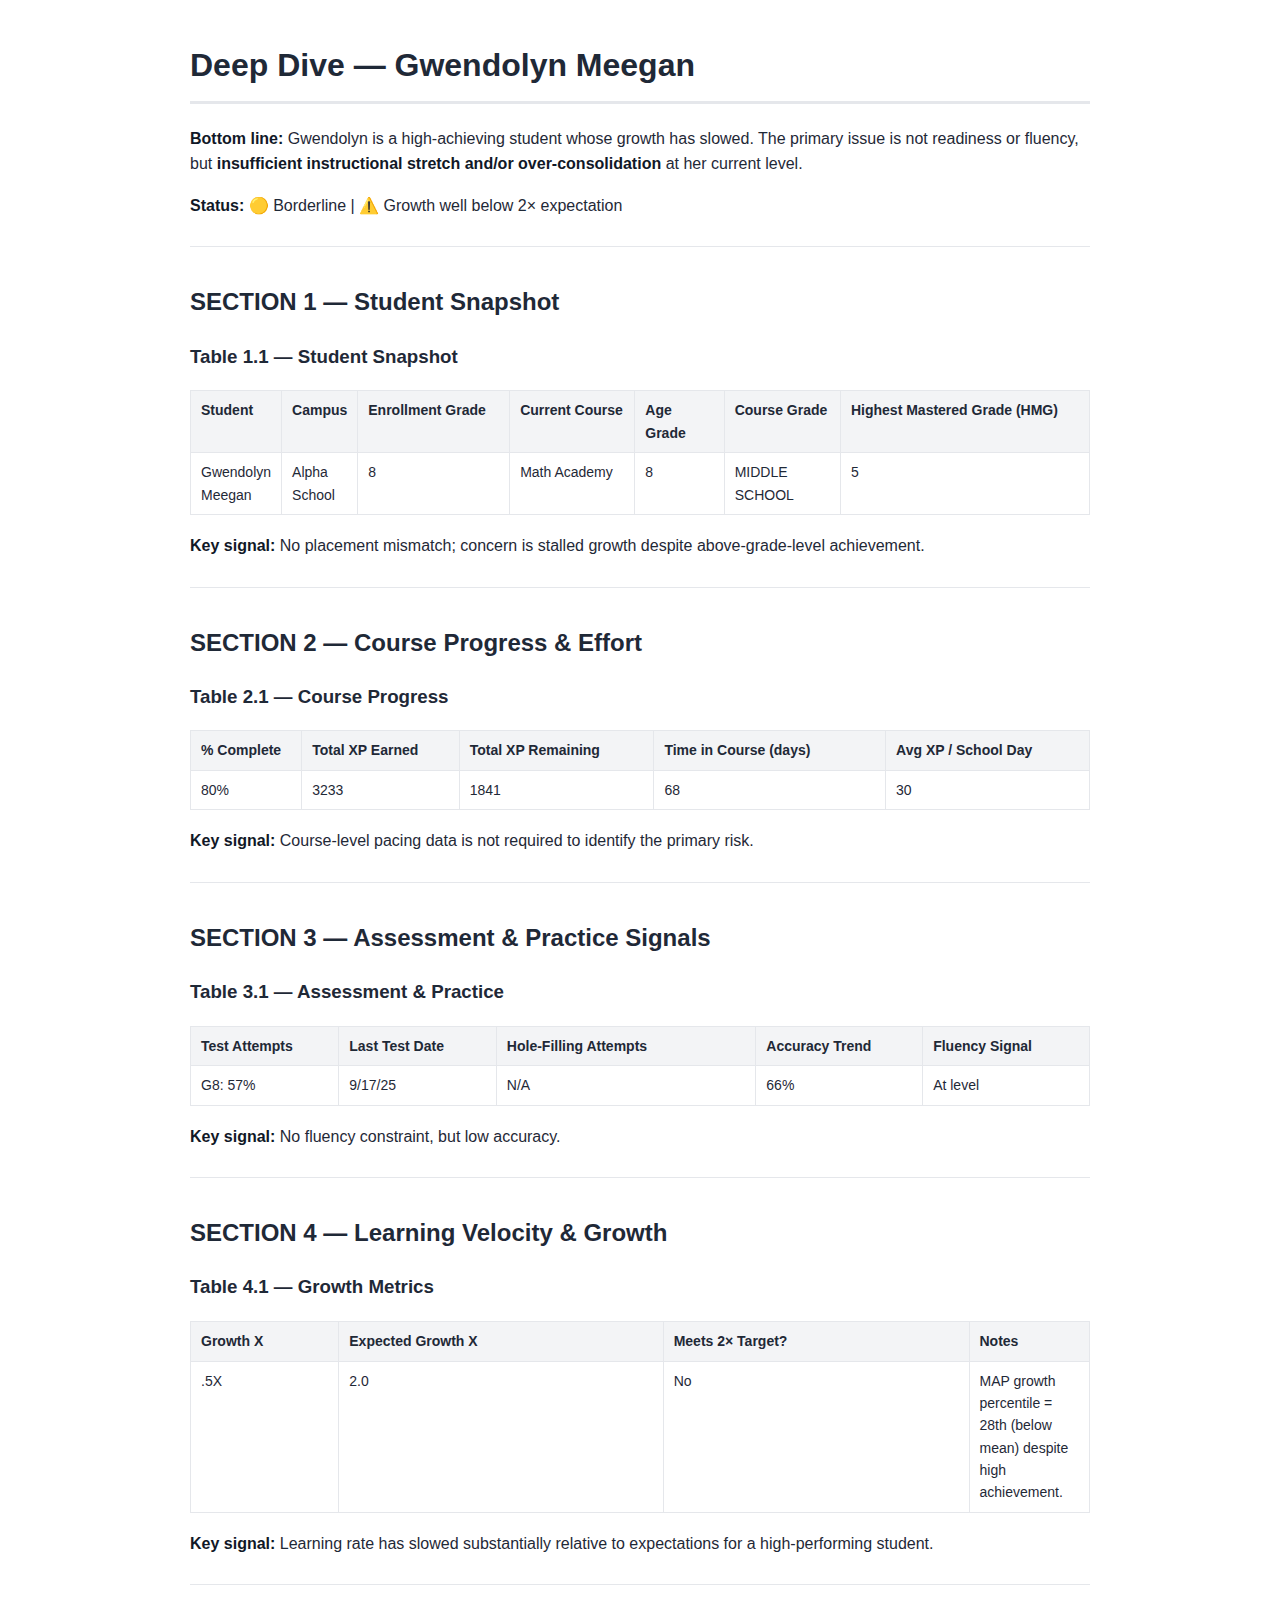
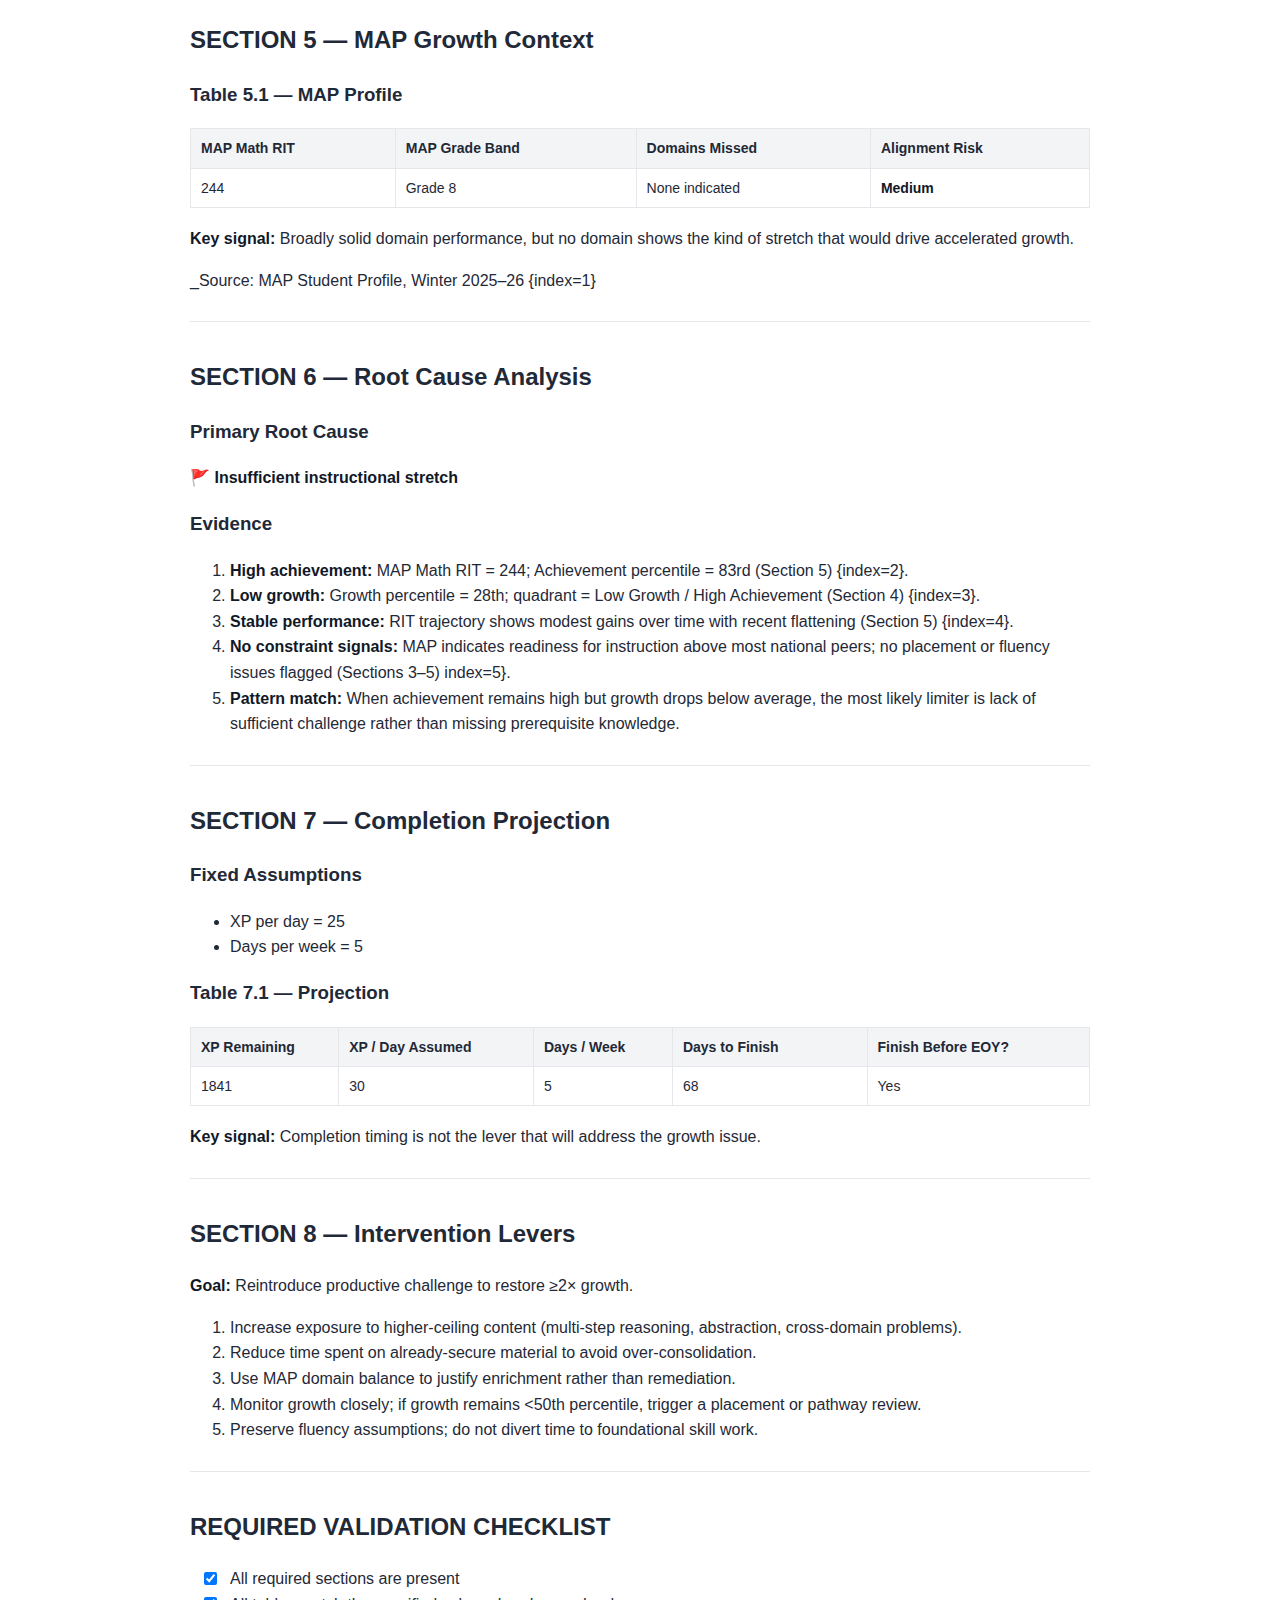
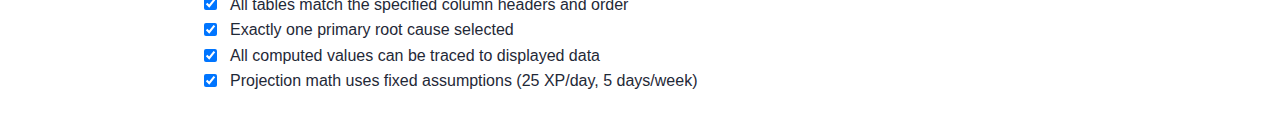
<file: GwendolynDD.html>
<!DOCTYPE html>
<html xmlns="http://www.w3.org/1999/xhtml">
<head>
  <meta charset="utf-8" />
  <meta name="generator" content="pandoc" />
  <meta name="viewport" content="width=device-width, initial-scale=1.0, user-scalable=yes" />
  <title>GwendolynDD</title>
  <style>
    /* Default styles provided by pandoc.
    ** See https://pandoc.org/MANUAL.html#variables-for-html for config info.
    */
    code{white-space: pre-wrap;}
    span.smallcaps{font-variant: small-caps;}
    div.columns{display: flex; gap: min(4vw, 1.5em);}
    div.column{flex: auto; overflow-x: auto;}
    div.hanging-indent{margin-left: 1.5em; text-indent: -1.5em;}
    /* The extra [class] is a hack that increases specificity enough to
       override a similar rule in reveal.js */
    ul.task-list[class]{list-style: none;}
    ul.task-list li input[type="checkbox"] {
      font-size: inherit;
      width: 0.8em;
      margin: 0 0.8em 0.2em -1.6em;
      vertical-align: middle;
    }
    .display.math{display: block; text-align: center; margin: 0.5rem auto;}
  </style>
  <link rel="stylesheet" href="deep_dive.css" />
</head>
<body>
<h1 id="deep-dive-gwendolyn-meegan">Deep Dive — Gwendolyn Meegan</h1>
<p><strong>Bottom line:</strong> Gwendolyn is a high-achieving student
whose growth has slowed. The primary issue is not readiness or fluency,
but <strong>insufficient instructional stretch and/or
over-consolidation</strong> at her current level.</p>
<p><strong>Status:</strong> 🟡 Borderline | ⚠️ Growth well below 2×
expectation</p>
<hr />
<h2 id="section-1-student-snapshot">SECTION 1 — Student Snapshot</h2>
<h3 id="table-1.1-student-snapshot">Table 1.1 — Student Snapshot</h3>
<table style="width:100%;">
<colgroup>
<col style="width: 7%" />
<col style="width: 7%" />
<col style="width: 17%" />
<col style="width: 14%" />
<col style="width: 10%" />
<col style="width: 13%" />
<col style="width: 28%" />
</colgroup>
<thead>
<tr>
<th>Student</th>
<th>Campus</th>
<th>Enrollment Grade</th>
<th>Current Course</th>
<th>Age Grade</th>
<th>Course Grade</th>
<th>Highest Mastered Grade (HMG)</th>
</tr>
</thead>
<tbody>
<tr>
<td>Gwendolyn Meegan</td>
<td>Alpha School</td>
<td>8</td>
<td>Math Academy</td>
<td>8</td>
<td>MIDDLE SCHOOL</td>
<td>5</td>
</tr>
</tbody>
</table>
<p><strong>Key signal:</strong> No placement mismatch; concern is
stalled growth despite above-grade-level achievement.</p>
<hr />
<h2 id="section-2-course-progress-effort">SECTION 2 — Course Progress
&amp; Effort</h2>
<h3 id="table-2.1-course-progress">Table 2.1 — Course Progress</h3>
<table>
<colgroup>
<col style="width: 12%" />
<col style="width: 17%" />
<col style="width: 21%" />
<col style="width: 25%" />
<col style="width: 22%" />
</colgroup>
<thead>
<tr>
<th>% Complete</th>
<th>Total XP Earned</th>
<th>Total XP Remaining</th>
<th>Time in Course (days)</th>
<th>Avg XP / School Day</th>
</tr>
</thead>
<tbody>
<tr>
<td>80%</td>
<td>3233</td>
<td>1841</td>
<td>68</td>
<td>30</td>
</tr>
</tbody>
</table>
<p><strong>Key signal:</strong> Course-level pacing data is not required
to identify the primary risk.</p>
<hr />
<h2 id="section-3-assessment-practice-signals">SECTION 3 — Assessment
&amp; Practice Signals</h2>
<h3 id="table-3.1-assessment-practice">Table 3.1 — Assessment &amp;
Practice</h3>
<table>
<colgroup>
<col style="width: 16%" />
<col style="width: 17%" />
<col style="width: 28%" />
<col style="width: 18%" />
<col style="width: 18%" />
</colgroup>
<thead>
<tr>
<th>Test Attempts</th>
<th>Last Test Date</th>
<th>Hole-Filling Attempts</th>
<th>Accuracy Trend</th>
<th>Fluency Signal</th>
</tr>
</thead>
<tbody>
<tr>
<td>G8: 57%</td>
<td>9/17/25</td>
<td>N/A</td>
<td>66%</td>
<td>At level</td>
</tr>
</tbody>
</table>
<p><strong>Key signal:</strong> No fluency constraint, but low
accuracy.</p>
<hr />
<h2 id="section-4-learning-velocity-growth">SECTION 4 — Learning
Velocity &amp; Growth</h2>
<h3 id="table-4.1-growth-metrics">Table 4.1 — Growth Metrics</h3>
<table>
<colgroup>
<col style="width: 16%" />
<col style="width: 35%" />
<col style="width: 33%" />
<col style="width: 13%" />
</colgroup>
<thead>
<tr>
<th>Growth X</th>
<th>Expected Growth X</th>
<th>Meets 2× Target?</th>
<th>Notes</th>
</tr>
</thead>
<tbody>
<tr>
<td>.5X</td>
<td>2.0</td>
<td>No</td>
<td>MAP growth percentile = 28th (below mean) despite high
achievement.</td>
</tr>
</tbody>
</table>
<p><strong>Key signal:</strong> Learning rate has slowed substantially
relative to expectations for a high-performing student.</p>
<hr />
<h2 id="section-5-map-growth-context">SECTION 5 — MAP Growth
Context</h2>
<h3 id="table-5.1-map-profile">Table 5.1 — MAP Profile</h3>
<table>
<thead>
<tr>
<th>MAP Math RIT</th>
<th>MAP Grade Band</th>
<th>Domains Missed</th>
<th>Alignment Risk</th>
</tr>
</thead>
<tbody>
<tr>
<td>244</td>
<td>Grade 8</td>
<td>None indicated</td>
<td><strong>Medium</strong></td>
</tr>
</tbody>
</table>
<p><strong>Key signal:</strong> Broadly solid domain performance, but no
domain shows the kind of stretch that would drive accelerated
growth.</p>
<p>_Source: MAP Student Profile, Winter 2025–26 {index=1}</p>
<hr />
<h2 id="section-6-root-cause-analysis">SECTION 6 — Root Cause
Analysis</h2>
<h3 id="primary-root-cause">Primary Root Cause</h3>
<p>🚩 <strong>Insufficient instructional stretch</strong></p>
<h3 id="evidence">Evidence</h3>
<ol type="1">
<li><strong>High achievement:</strong> MAP Math RIT = 244; Achievement
percentile = 83rd (Section 5) {index=2}.</li>
<li><strong>Low growth:</strong> Growth percentile = 28th; quadrant =
Low Growth / High Achievement (Section 4) {index=3}.</li>
<li><strong>Stable performance:</strong> RIT trajectory shows modest
gains over time with recent flattening (Section 5) {index=4}.</li>
<li><strong>No constraint signals:</strong> MAP indicates readiness for
instruction above most national peers; no placement or fluency issues
flagged (Sections 3–5) index=5}.</li>
<li><strong>Pattern match:</strong> When achievement remains high but
growth drops below average, the most likely limiter is lack of
sufficient challenge rather than missing prerequisite knowledge.</li>
</ol>
<hr />
<h2 id="section-7-completion-projection">SECTION 7 — Completion
Projection</h2>
<h3 id="fixed-assumptions">Fixed Assumptions</h3>
<ul>
<li>XP per day = 25<br />
</li>
<li>Days per week = 5</li>
</ul>
<h3 id="table-7.1-projection">Table 7.1 — Projection</h3>
<table>
<colgroup>
<col style="width: 16%" />
<col style="width: 21%" />
<col style="width: 15%" />
<col style="width: 21%" />
<col style="width: 24%" />
</colgroup>
<thead>
<tr>
<th>XP Remaining</th>
<th>XP / Day Assumed</th>
<th>Days / Week</th>
<th>Days to Finish</th>
<th>Finish Before EOY?</th>
</tr>
</thead>
<tbody>
<tr>
<td>1841</td>
<td>30</td>
<td>5</td>
<td>68</td>
<td>Yes</td>
</tr>
</tbody>
</table>
<p><strong>Key signal:</strong> Completion timing is not the lever that
will address the growth issue.</p>
<hr />
<h2 id="section-8-intervention-levers">SECTION 8 — Intervention
Levers</h2>
<p><strong>Goal:</strong> Reintroduce productive challenge to restore
≥2× growth.</p>
<ol type="1">
<li>Increase exposure to higher-ceiling content (multi-step reasoning,
abstraction, cross-domain problems).</li>
<li>Reduce time spent on already-secure material to avoid
over-consolidation.</li>
<li>Use MAP domain balance to justify enrichment rather than
remediation.</li>
<li>Monitor growth closely; if growth remains &lt;50th percentile,
trigger a placement or pathway review.</li>
<li>Preserve fluency assumptions; do not divert time to foundational
skill work.</li>
</ol>
<hr />
<h2 id="required-validation-checklist">REQUIRED VALIDATION
CHECKLIST</h2>
<ul class="task-list">
<li><label><input type="checkbox" checked="" />All required sections are
present</label></li>
<li><label><input type="checkbox" checked="" />All tables match the
specified column headers and order</label></li>
<li><label><input type="checkbox" checked="" />Exactly one primary root
cause selected</label></li>
<li><label><input type="checkbox" checked="" />All computed values can
be traced to displayed data</label></li>
<li><label><input type="checkbox" checked="" />Projection math uses
fixed assumptions (25 XP/day, 5 days/week)</label></li>
</ul>
</body>
</html>
</file>
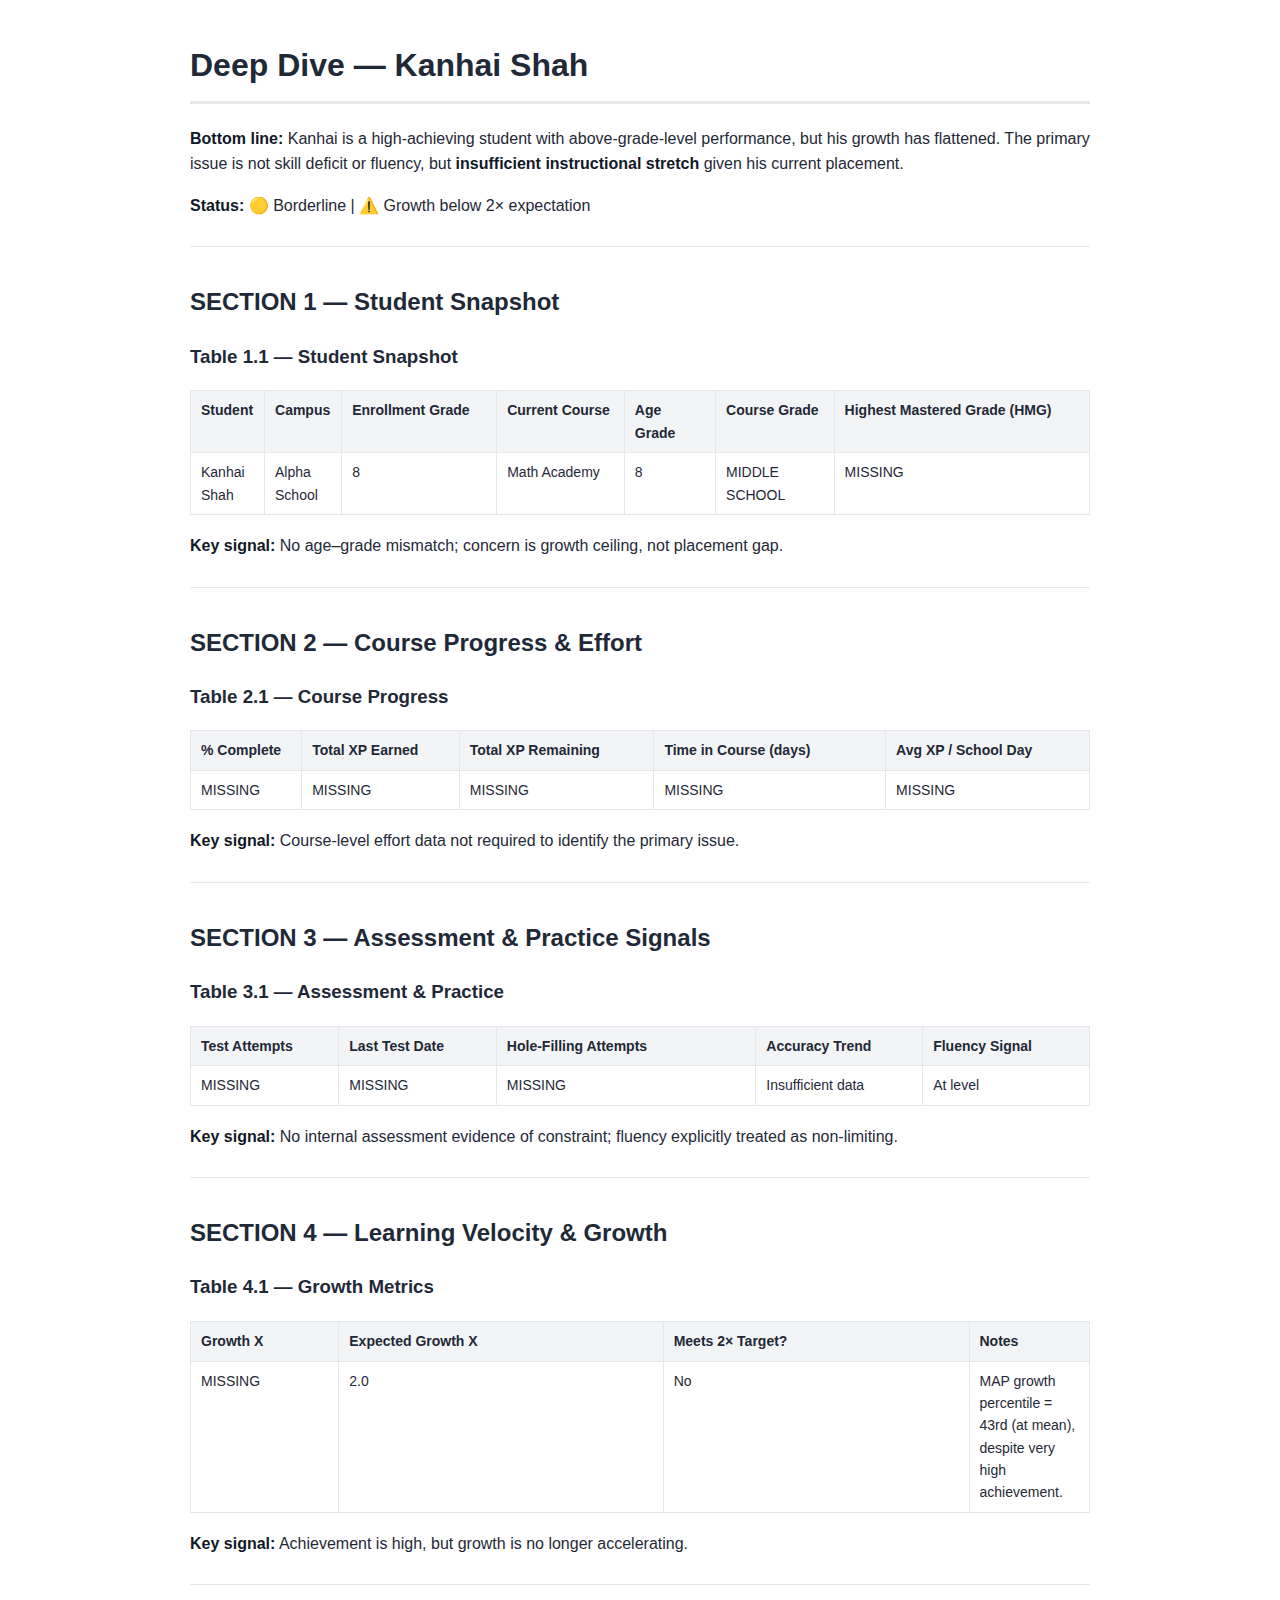
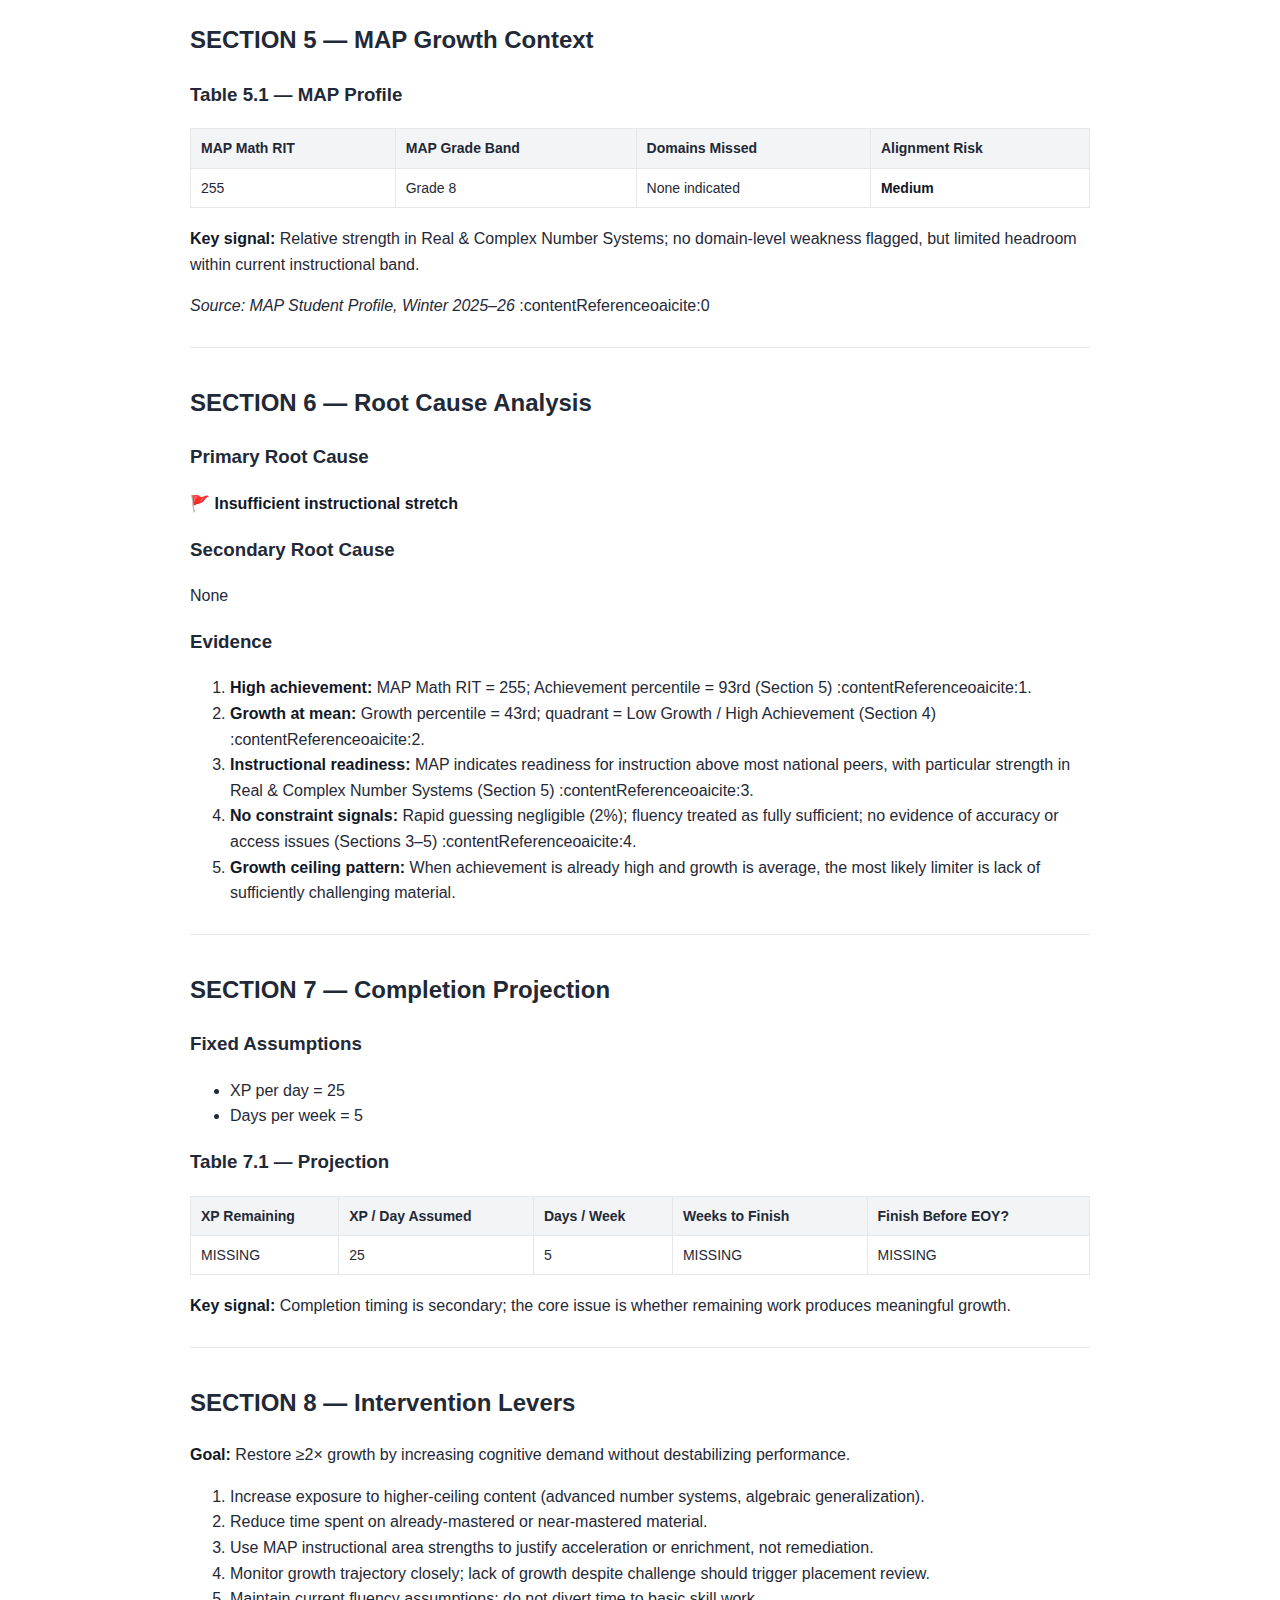
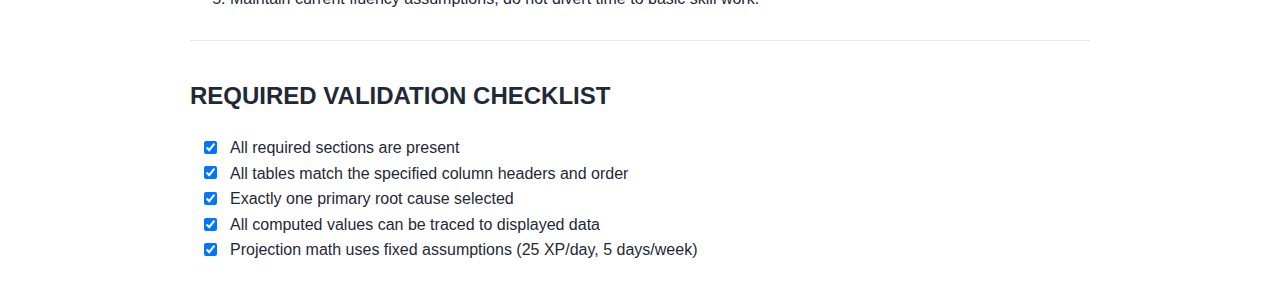
<file: KanhaiDD.html>
<!DOCTYPE html>
<html xmlns="http://www.w3.org/1999/xhtml">
<head>
  <meta charset="utf-8" />
  <meta name="generator" content="pandoc" />
  <meta name="viewport" content="width=device-width, initial-scale=1.0, user-scalable=yes" />
  <title>KanhaiDD</title>
  <style>
    /* Default styles provided by pandoc.
    ** See https://pandoc.org/MANUAL.html#variables-for-html for config info.
    */
    code{white-space: pre-wrap;}
    span.smallcaps{font-variant: small-caps;}
    div.columns{display: flex; gap: min(4vw, 1.5em);}
    div.column{flex: auto; overflow-x: auto;}
    div.hanging-indent{margin-left: 1.5em; text-indent: -1.5em;}
    /* The extra [class] is a hack that increases specificity enough to
       override a similar rule in reveal.js */
    ul.task-list[class]{list-style: none;}
    ul.task-list li input[type="checkbox"] {
      font-size: inherit;
      width: 0.8em;
      margin: 0 0.8em 0.2em -1.6em;
      vertical-align: middle;
    }
    .display.math{display: block; text-align: center; margin: 0.5rem auto;}
  </style>
  <link rel="stylesheet" href="deep_dive.css" />
</head>
<body>
<h1 id="deep-dive-kanhai-shah">Deep Dive — Kanhai Shah</h1>
<p><strong>Bottom line:</strong> Kanhai is a high-achieving student with
above-grade-level performance, but his growth has flattened. The primary
issue is not skill deficit or fluency, but <strong>insufficient
instructional stretch</strong> given his current placement.</p>
<p><strong>Status:</strong> 🟡 Borderline | ⚠️ Growth below 2×
expectation</p>
<hr />
<h2 id="section-1-student-snapshot">SECTION 1 — Student Snapshot</h2>
<h3 id="table-1.1-student-snapshot">Table 1.1 — Student Snapshot</h3>
<table style="width:100%;">
<colgroup>
<col style="width: 7%" />
<col style="width: 7%" />
<col style="width: 17%" />
<col style="width: 14%" />
<col style="width: 10%" />
<col style="width: 13%" />
<col style="width: 28%" />
</colgroup>
<thead>
<tr>
<th>Student</th>
<th>Campus</th>
<th>Enrollment Grade</th>
<th>Current Course</th>
<th>Age Grade</th>
<th>Course Grade</th>
<th>Highest Mastered Grade (HMG)</th>
</tr>
</thead>
<tbody>
<tr>
<td>Kanhai Shah</td>
<td>Alpha School</td>
<td>8</td>
<td>Math Academy</td>
<td>8</td>
<td>MIDDLE SCHOOL</td>
<td>MISSING</td>
</tr>
</tbody>
</table>
<p><strong>Key signal:</strong> No age–grade mismatch; concern is growth
ceiling, not placement gap.</p>
<hr />
<h2 id="section-2-course-progress-effort">SECTION 2 — Course Progress
&amp; Effort</h2>
<h3 id="table-2.1-course-progress">Table 2.1 — Course Progress</h3>
<table>
<colgroup>
<col style="width: 12%" />
<col style="width: 17%" />
<col style="width: 21%" />
<col style="width: 25%" />
<col style="width: 22%" />
</colgroup>
<thead>
<tr>
<th>% Complete</th>
<th>Total XP Earned</th>
<th>Total XP Remaining</th>
<th>Time in Course (days)</th>
<th>Avg XP / School Day</th>
</tr>
</thead>
<tbody>
<tr>
<td>MISSING</td>
<td>MISSING</td>
<td>MISSING</td>
<td>MISSING</td>
<td>MISSING</td>
</tr>
</tbody>
</table>
<p><strong>Key signal:</strong> Course-level effort data not required to
identify the primary issue.</p>
<hr />
<h2 id="section-3-assessment-practice-signals">SECTION 3 — Assessment
&amp; Practice Signals</h2>
<h3 id="table-3.1-assessment-practice">Table 3.1 — Assessment &amp;
Practice</h3>
<table>
<colgroup>
<col style="width: 16%" />
<col style="width: 17%" />
<col style="width: 28%" />
<col style="width: 18%" />
<col style="width: 18%" />
</colgroup>
<thead>
<tr>
<th>Test Attempts</th>
<th>Last Test Date</th>
<th>Hole-Filling Attempts</th>
<th>Accuracy Trend</th>
<th>Fluency Signal</th>
</tr>
</thead>
<tbody>
<tr>
<td>MISSING</td>
<td>MISSING</td>
<td>MISSING</td>
<td>Insufficient data</td>
<td>At level</td>
</tr>
</tbody>
</table>
<p><strong>Key signal:</strong> No internal assessment evidence of
constraint; fluency explicitly treated as non-limiting.</p>
<hr />
<h2 id="section-4-learning-velocity-growth">SECTION 4 — Learning
Velocity &amp; Growth</h2>
<h3 id="table-4.1-growth-metrics">Table 4.1 — Growth Metrics</h3>
<table>
<colgroup>
<col style="width: 16%" />
<col style="width: 35%" />
<col style="width: 33%" />
<col style="width: 13%" />
</colgroup>
<thead>
<tr>
<th>Growth X</th>
<th>Expected Growth X</th>
<th>Meets 2× Target?</th>
<th>Notes</th>
</tr>
</thead>
<tbody>
<tr>
<td>MISSING</td>
<td>2.0</td>
<td>No</td>
<td>MAP growth percentile = 43rd (at mean), despite very high
achievement.</td>
</tr>
</tbody>
</table>
<p><strong>Key signal:</strong> Achievement is high, but growth is no
longer accelerating.</p>
<hr />
<h2 id="section-5-map-growth-context">SECTION 5 — MAP Growth
Context</h2>
<h3 id="table-5.1-map-profile">Table 5.1 — MAP Profile</h3>
<table>
<thead>
<tr>
<th>MAP Math RIT</th>
<th>MAP Grade Band</th>
<th>Domains Missed</th>
<th>Alignment Risk</th>
</tr>
</thead>
<tbody>
<tr>
<td>255</td>
<td>Grade 8</td>
<td>None indicated</td>
<td><strong>Medium</strong></td>
</tr>
</tbody>
</table>
<p><strong>Key signal:</strong> Relative strength in Real &amp; Complex
Number Systems; no domain-level weakness flagged, but limited headroom
within current instructional band.</p>
<p><em>Source: MAP Student Profile, Winter 2025–26</em>
:contentReference<span data-index="0">oaicite:0</span></p>
<hr />
<h2 id="section-6-root-cause-analysis">SECTION 6 — Root Cause
Analysis</h2>
<h3 id="primary-root-cause">Primary Root Cause</h3>
<p>🚩 <strong>Insufficient instructional stretch</strong></p>
<h3 id="secondary-root-cause">Secondary Root Cause</h3>
<p>None</p>
<h3 id="evidence">Evidence</h3>
<ol type="1">
<li><strong>High achievement:</strong> MAP Math RIT = 255; Achievement
percentile = 93rd (Section 5) :contentReference<span
data-index="1">oaicite:1</span>.</li>
<li><strong>Growth at mean:</strong> Growth percentile = 43rd; quadrant
= Low Growth / High Achievement (Section 4) :contentReference<span
data-index="2">oaicite:2</span>.</li>
<li><strong>Instructional readiness:</strong> MAP indicates readiness
for instruction above most national peers, with particular strength in
Real &amp; Complex Number Systems (Section 5) :contentReference<span
data-index="3">oaicite:3</span>.</li>
<li><strong>No constraint signals:</strong> Rapid guessing negligible
(2%); fluency treated as fully sufficient; no evidence of accuracy or
access issues (Sections 3–5) :contentReference<span
data-index="4">oaicite:4</span>.</li>
<li><strong>Growth ceiling pattern:</strong> When achievement is already
high and growth is average, the most likely limiter is lack of
sufficiently challenging material.</li>
</ol>
<hr />
<h2 id="section-7-completion-projection">SECTION 7 — Completion
Projection</h2>
<h3 id="fixed-assumptions">Fixed Assumptions</h3>
<ul>
<li>XP per day = 25<br />
</li>
<li>Days per week = 5</li>
</ul>
<h3 id="table-7.1-projection">Table 7.1 — Projection</h3>
<table>
<colgroup>
<col style="width: 16%" />
<col style="width: 21%" />
<col style="width: 15%" />
<col style="width: 21%" />
<col style="width: 24%" />
</colgroup>
<thead>
<tr>
<th>XP Remaining</th>
<th>XP / Day Assumed</th>
<th>Days / Week</th>
<th>Weeks to Finish</th>
<th>Finish Before EOY?</th>
</tr>
</thead>
<tbody>
<tr>
<td>MISSING</td>
<td>25</td>
<td>5</td>
<td>MISSING</td>
<td>MISSING</td>
</tr>
</tbody>
</table>
<p><strong>Key signal:</strong> Completion timing is secondary; the core
issue is whether remaining work produces meaningful growth.</p>
<hr />
<h2 id="section-8-intervention-levers">SECTION 8 — Intervention
Levers</h2>
<p><strong>Goal:</strong> Restore ≥2× growth by increasing cognitive
demand without destabilizing performance.</p>
<ol type="1">
<li>Increase exposure to higher-ceiling content (advanced number
systems, algebraic generalization).</li>
<li>Reduce time spent on already-mastered or near-mastered
material.</li>
<li>Use MAP instructional area strengths to justify acceleration or
enrichment, not remediation.</li>
<li>Monitor growth trajectory closely; lack of growth despite challenge
should trigger placement review.</li>
<li>Maintain current fluency assumptions; do not divert time to basic
skill work.</li>
</ol>
<hr />
<h2 id="required-validation-checklist">REQUIRED VALIDATION
CHECKLIST</h2>
<ul class="task-list">
<li><label><input type="checkbox" checked="" />All required sections are
present</label></li>
<li><label><input type="checkbox" checked="" />All tables match the
specified column headers and order</label></li>
<li><label><input type="checkbox" checked="" />Exactly one primary root
cause selected</label></li>
<li><label><input type="checkbox" checked="" />All computed values can
be traced to displayed data</label></li>
<li><label><input type="checkbox" checked="" />Projection math uses
fixed assumptions (25 XP/day, 5 days/week)</label></li>
</ul>
</body>
</html>
</file>
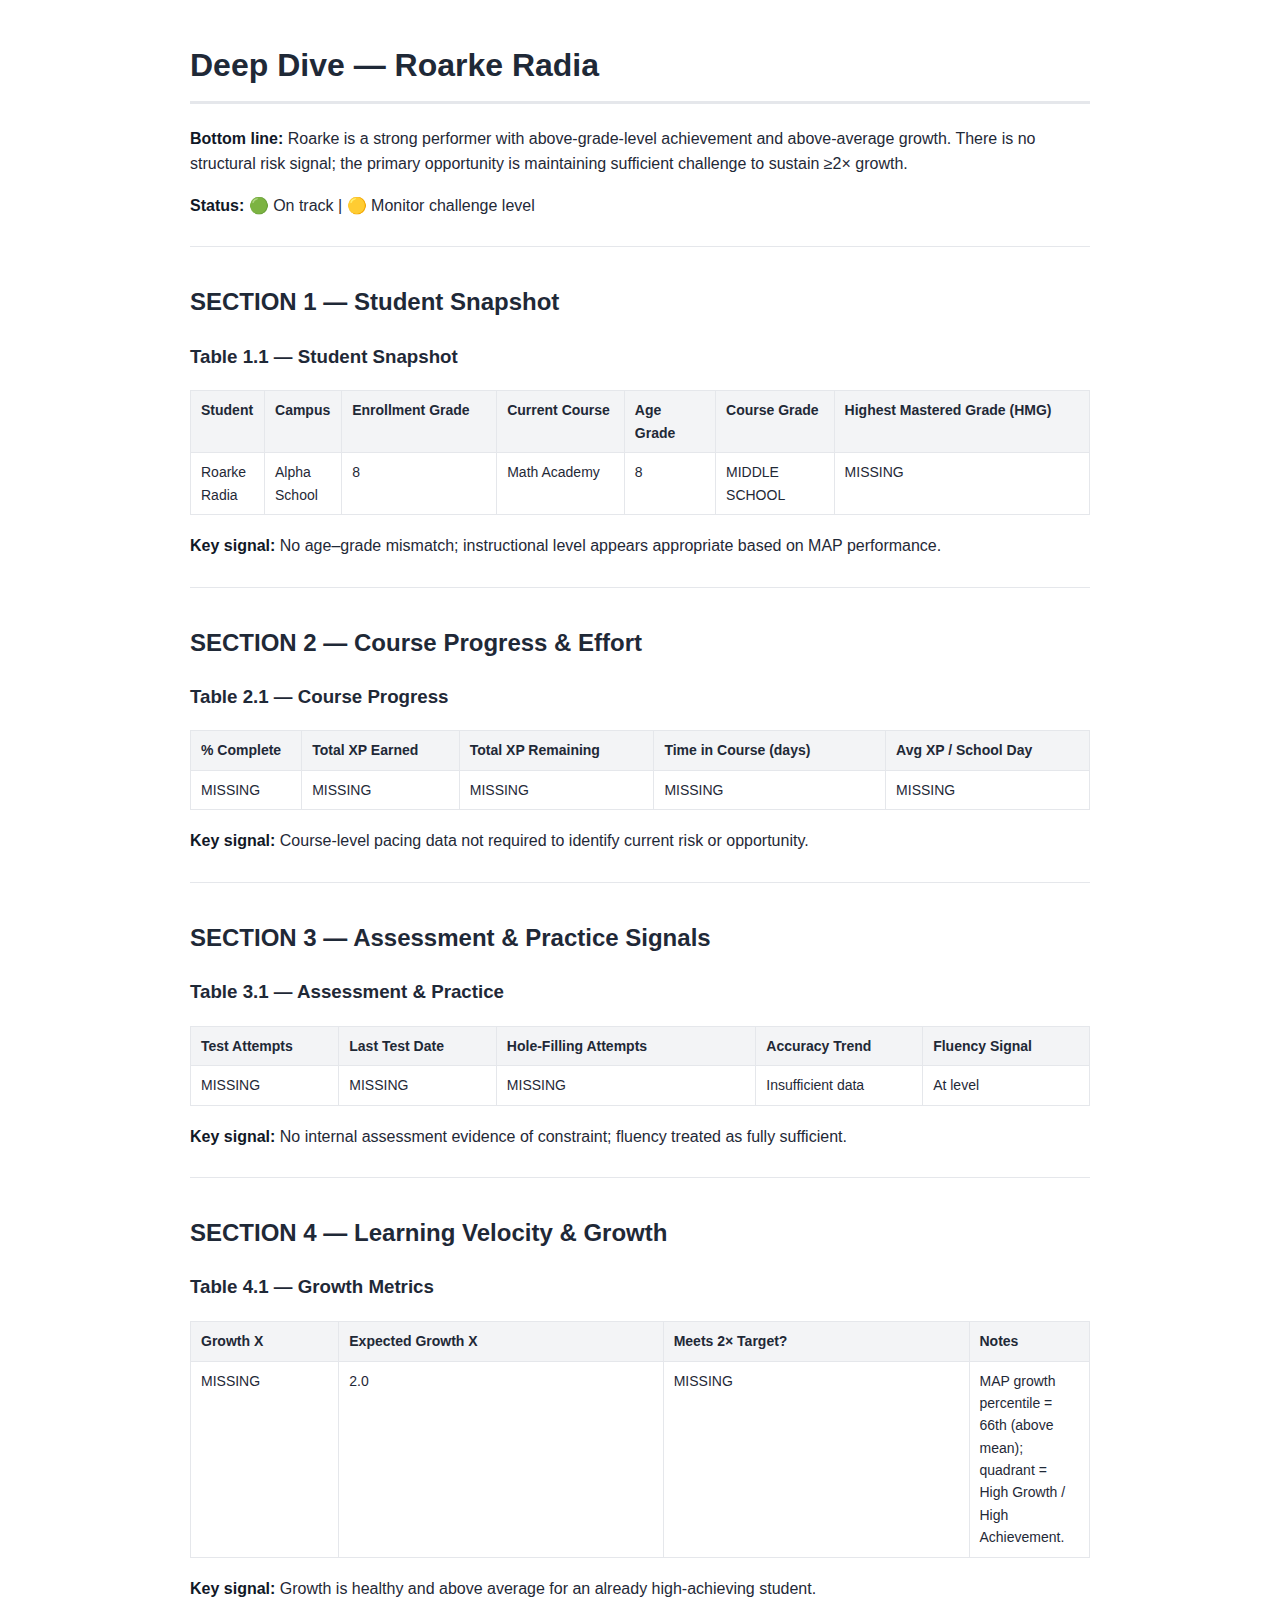
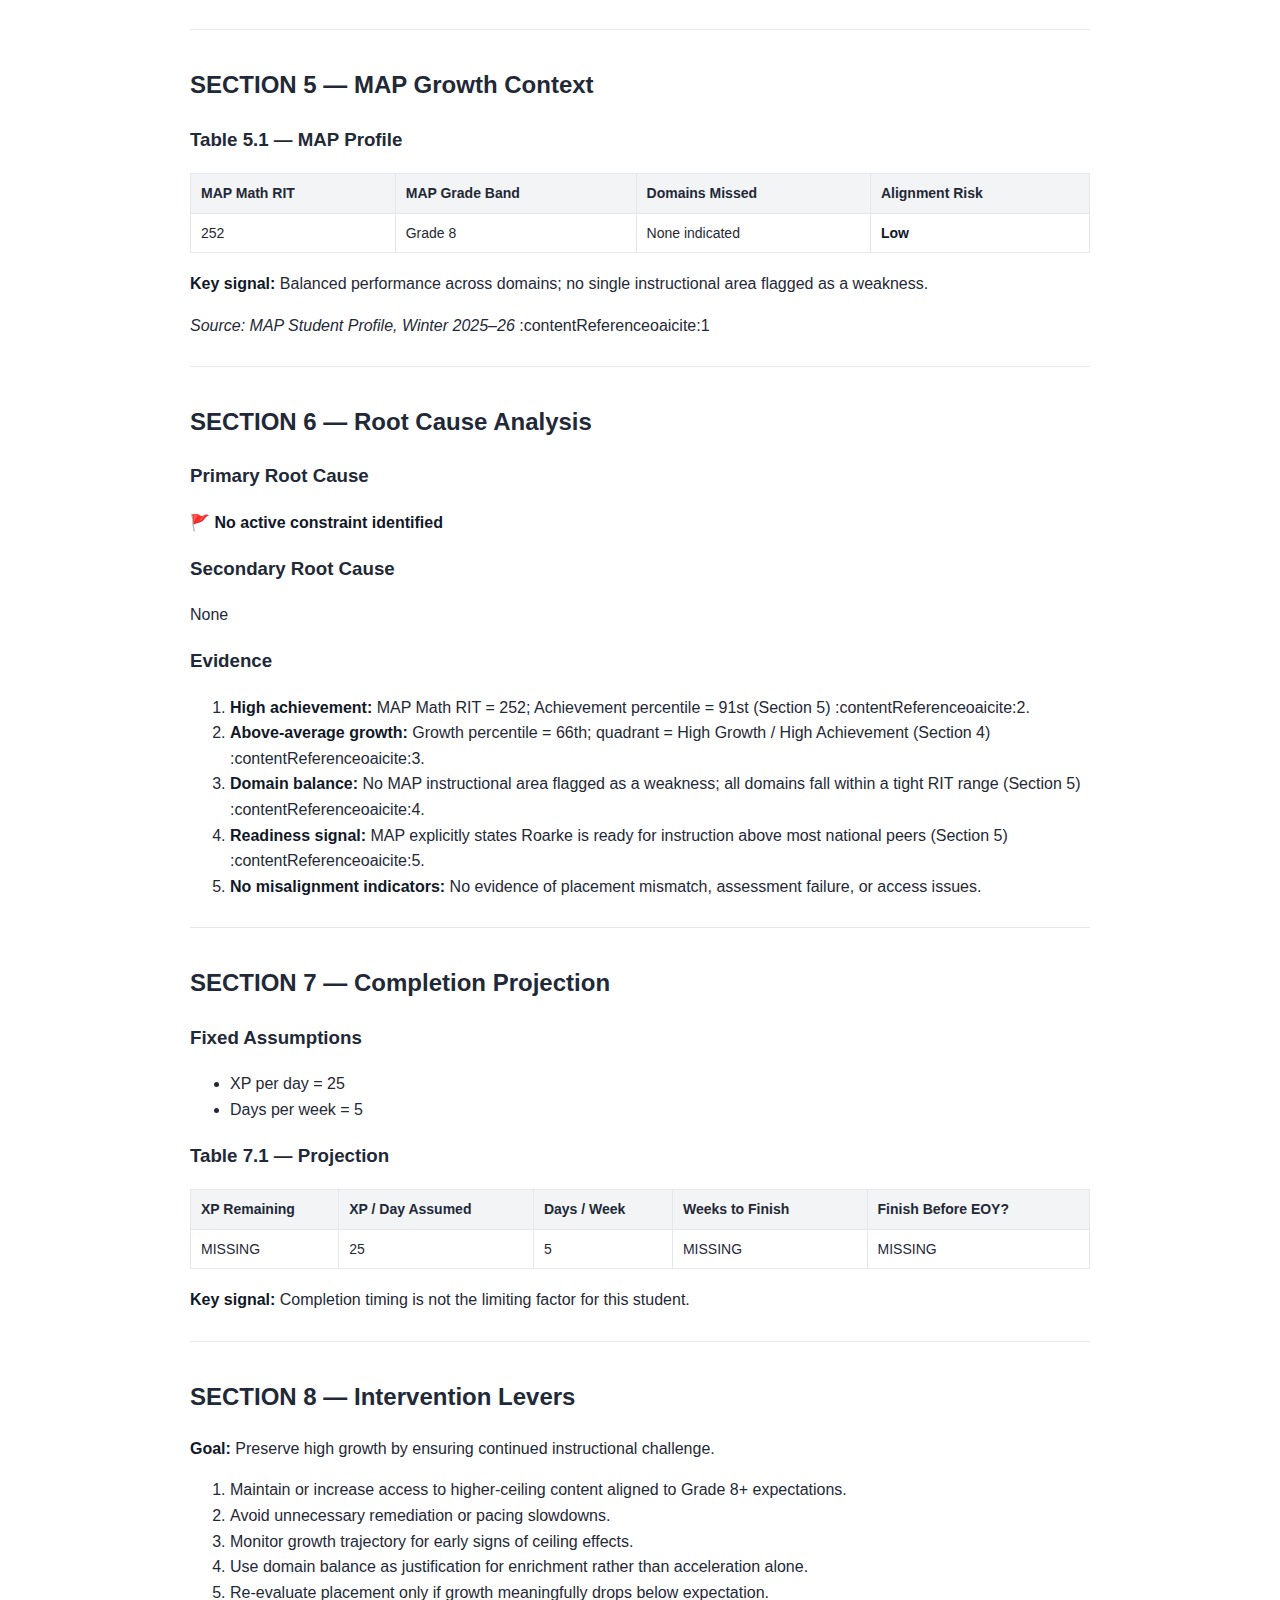
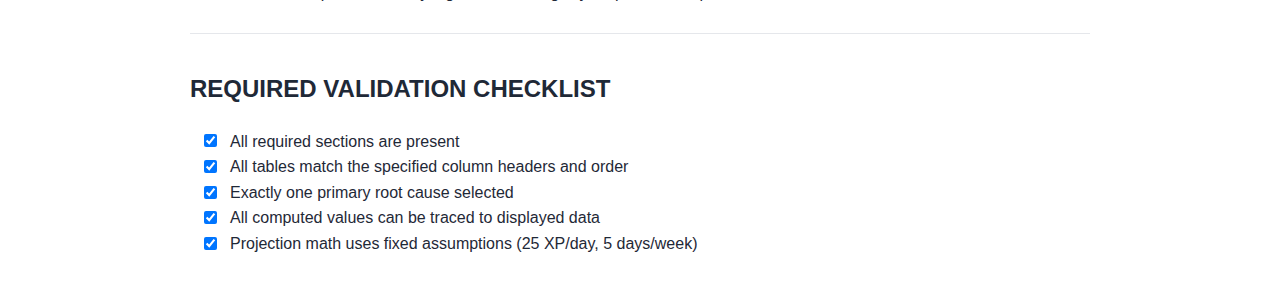
<file: RoarkeDD.html>
<!DOCTYPE html>
<html xmlns="http://www.w3.org/1999/xhtml">
<head>
  <meta charset="utf-8" />
  <meta name="generator" content="pandoc" />
  <meta name="viewport" content="width=device-width, initial-scale=1.0, user-scalable=yes" />
  <title>RoarkeDD</title>
  <style>
    /* Default styles provided by pandoc.
    ** See https://pandoc.org/MANUAL.html#variables-for-html for config info.
    */
    code{white-space: pre-wrap;}
    span.smallcaps{font-variant: small-caps;}
    div.columns{display: flex; gap: min(4vw, 1.5em);}
    div.column{flex: auto; overflow-x: auto;}
    div.hanging-indent{margin-left: 1.5em; text-indent: -1.5em;}
    /* The extra [class] is a hack that increases specificity enough to
       override a similar rule in reveal.js */
    ul.task-list[class]{list-style: none;}
    ul.task-list li input[type="checkbox"] {
      font-size: inherit;
      width: 0.8em;
      margin: 0 0.8em 0.2em -1.6em;
      vertical-align: middle;
    }
    .display.math{display: block; text-align: center; margin: 0.5rem auto;}
  </style>
  <link rel="stylesheet" href="deep_dive.css" />
</head>
<body>
<h1 id="deep-dive-roarke-radia">Deep Dive — Roarke Radia</h1>
<p><strong>Bottom line:</strong> Roarke is a strong performer with
above-grade-level achievement and above-average growth. There is no
structural risk signal; the primary opportunity is maintaining
sufficient challenge to sustain ≥2× growth.</p>
<p><strong>Status:</strong> 🟢 On track | 🟡 Monitor challenge level</p>
<hr />
<h2 id="section-1-student-snapshot">SECTION 1 — Student Snapshot</h2>
<h3 id="table-1.1-student-snapshot">Table 1.1 — Student Snapshot</h3>
<table style="width:100%;">
<colgroup>
<col style="width: 7%" />
<col style="width: 7%" />
<col style="width: 17%" />
<col style="width: 14%" />
<col style="width: 10%" />
<col style="width: 13%" />
<col style="width: 28%" />
</colgroup>
<thead>
<tr>
<th>Student</th>
<th>Campus</th>
<th>Enrollment Grade</th>
<th>Current Course</th>
<th>Age Grade</th>
<th>Course Grade</th>
<th>Highest Mastered Grade (HMG)</th>
</tr>
</thead>
<tbody>
<tr>
<td>Roarke Radia</td>
<td>Alpha School</td>
<td>8</td>
<td>Math Academy</td>
<td>8</td>
<td>MIDDLE SCHOOL</td>
<td>MISSING</td>
</tr>
</tbody>
</table>
<p><strong>Key signal:</strong> No age–grade mismatch; instructional
level appears appropriate based on MAP performance.</p>
<hr />
<h2 id="section-2-course-progress-effort">SECTION 2 — Course Progress
&amp; Effort</h2>
<h3 id="table-2.1-course-progress">Table 2.1 — Course Progress</h3>
<table>
<colgroup>
<col style="width: 12%" />
<col style="width: 17%" />
<col style="width: 21%" />
<col style="width: 25%" />
<col style="width: 22%" />
</colgroup>
<thead>
<tr>
<th>% Complete</th>
<th>Total XP Earned</th>
<th>Total XP Remaining</th>
<th>Time in Course (days)</th>
<th>Avg XP / School Day</th>
</tr>
</thead>
<tbody>
<tr>
<td>MISSING</td>
<td>MISSING</td>
<td>MISSING</td>
<td>MISSING</td>
<td>MISSING</td>
</tr>
</tbody>
</table>
<p><strong>Key signal:</strong> Course-level pacing data not required to
identify current risk or opportunity.</p>
<hr />
<h2 id="section-3-assessment-practice-signals">SECTION 3 — Assessment
&amp; Practice Signals</h2>
<h3 id="table-3.1-assessment-practice">Table 3.1 — Assessment &amp;
Practice</h3>
<table>
<colgroup>
<col style="width: 16%" />
<col style="width: 17%" />
<col style="width: 28%" />
<col style="width: 18%" />
<col style="width: 18%" />
</colgroup>
<thead>
<tr>
<th>Test Attempts</th>
<th>Last Test Date</th>
<th>Hole-Filling Attempts</th>
<th>Accuracy Trend</th>
<th>Fluency Signal</th>
</tr>
</thead>
<tbody>
<tr>
<td>MISSING</td>
<td>MISSING</td>
<td>MISSING</td>
<td>Insufficient data</td>
<td>At level</td>
</tr>
</tbody>
</table>
<p><strong>Key signal:</strong> No internal assessment evidence of
constraint; fluency treated as fully sufficient.</p>
<hr />
<h2 id="section-4-learning-velocity-growth">SECTION 4 — Learning
Velocity &amp; Growth</h2>
<h3 id="table-4.1-growth-metrics">Table 4.1 — Growth Metrics</h3>
<table>
<colgroup>
<col style="width: 16%" />
<col style="width: 35%" />
<col style="width: 33%" />
<col style="width: 13%" />
</colgroup>
<thead>
<tr>
<th>Growth X</th>
<th>Expected Growth X</th>
<th>Meets 2× Target?</th>
<th>Notes</th>
</tr>
</thead>
<tbody>
<tr>
<td>MISSING</td>
<td>2.0</td>
<td>MISSING</td>
<td>MAP growth percentile = 66th (above mean); quadrant = High Growth /
High Achievement.</td>
</tr>
</tbody>
</table>
<p><strong>Key signal:</strong> Growth is healthy and above average for
an already high-achieving student.</p>
<hr />
<h2 id="section-5-map-growth-context">SECTION 5 — MAP Growth
Context</h2>
<h3 id="table-5.1-map-profile">Table 5.1 — MAP Profile</h3>
<table>
<thead>
<tr>
<th>MAP Math RIT</th>
<th>MAP Grade Band</th>
<th>Domains Missed</th>
<th>Alignment Risk</th>
</tr>
</thead>
<tbody>
<tr>
<td>252</td>
<td>Grade 8</td>
<td>None indicated</td>
<td><strong>Low</strong></td>
</tr>
</tbody>
</table>
<p><strong>Key signal:</strong> Balanced performance across domains; no
single instructional area flagged as a weakness.</p>
<p><em>Source: MAP Student Profile, Winter 2025–26</em>
:contentReference<span data-index="1">oaicite:1</span></p>
<hr />
<h2 id="section-6-root-cause-analysis">SECTION 6 — Root Cause
Analysis</h2>
<h3 id="primary-root-cause">Primary Root Cause</h3>
<p>🚩 <strong>No active constraint identified</strong></p>
<h3 id="secondary-root-cause">Secondary Root Cause</h3>
<p>None</p>
<h3 id="evidence">Evidence</h3>
<ol type="1">
<li><strong>High achievement:</strong> MAP Math RIT = 252; Achievement
percentile = 91st (Section 5) :contentReference<span
data-index="2">oaicite:2</span>.</li>
<li><strong>Above-average growth:</strong> Growth percentile = 66th;
quadrant = High Growth / High Achievement (Section 4)
:contentReference<span data-index="3">oaicite:3</span>.</li>
<li><strong>Domain balance:</strong> No MAP instructional area flagged
as a weakness; all domains fall within a tight RIT range (Section 5)
:contentReference<span data-index="4">oaicite:4</span>.</li>
<li><strong>Readiness signal:</strong> MAP explicitly states Roarke is
ready for instruction above most national peers (Section 5)
:contentReference<span data-index="5">oaicite:5</span>.</li>
<li><strong>No misalignment indicators:</strong> No evidence of
placement mismatch, assessment failure, or access issues.</li>
</ol>
<hr />
<h2 id="section-7-completion-projection">SECTION 7 — Completion
Projection</h2>
<h3 id="fixed-assumptions">Fixed Assumptions</h3>
<ul>
<li>XP per day = 25<br />
</li>
<li>Days per week = 5</li>
</ul>
<h3 id="table-7.1-projection">Table 7.1 — Projection</h3>
<table>
<colgroup>
<col style="width: 16%" />
<col style="width: 21%" />
<col style="width: 15%" />
<col style="width: 21%" />
<col style="width: 24%" />
</colgroup>
<thead>
<tr>
<th>XP Remaining</th>
<th>XP / Day Assumed</th>
<th>Days / Week</th>
<th>Weeks to Finish</th>
<th>Finish Before EOY?</th>
</tr>
</thead>
<tbody>
<tr>
<td>MISSING</td>
<td>25</td>
<td>5</td>
<td>MISSING</td>
<td>MISSING</td>
</tr>
</tbody>
</table>
<p><strong>Key signal:</strong> Completion timing is not the limiting
factor for this student.</p>
<hr />
<h2 id="section-8-intervention-levers">SECTION 8 — Intervention
Levers</h2>
<p><strong>Goal:</strong> Preserve high growth by ensuring continued
instructional challenge.</p>
<ol type="1">
<li>Maintain or increase access to higher-ceiling content aligned to
Grade 8+ expectations.</li>
<li>Avoid unnecessary remediation or pacing slowdowns.</li>
<li>Monitor growth trajectory for early signs of ceiling effects.</li>
<li>Use domain balance as justification for enrichment rather than
acceleration alone.</li>
<li>Re-evaluate placement only if growth meaningfully drops below
expectation.</li>
</ol>
<hr />
<h2 id="required-validation-checklist">REQUIRED VALIDATION
CHECKLIST</h2>
<ul class="task-list">
<li><label><input type="checkbox" checked="" />All required sections are
present</label></li>
<li><label><input type="checkbox" checked="" />All tables match the
specified column headers and order</label></li>
<li><label><input type="checkbox" checked="" />Exactly one primary root
cause selected</label></li>
<li><label><input type="checkbox" checked="" />All computed values can
be traced to displayed data</label></li>
<li><label><input type="checkbox" checked="" />Projection math uses
fixed assumptions (25 XP/day, 5 days/week)</label></li>
</ul>
</body>
</html>
</file>
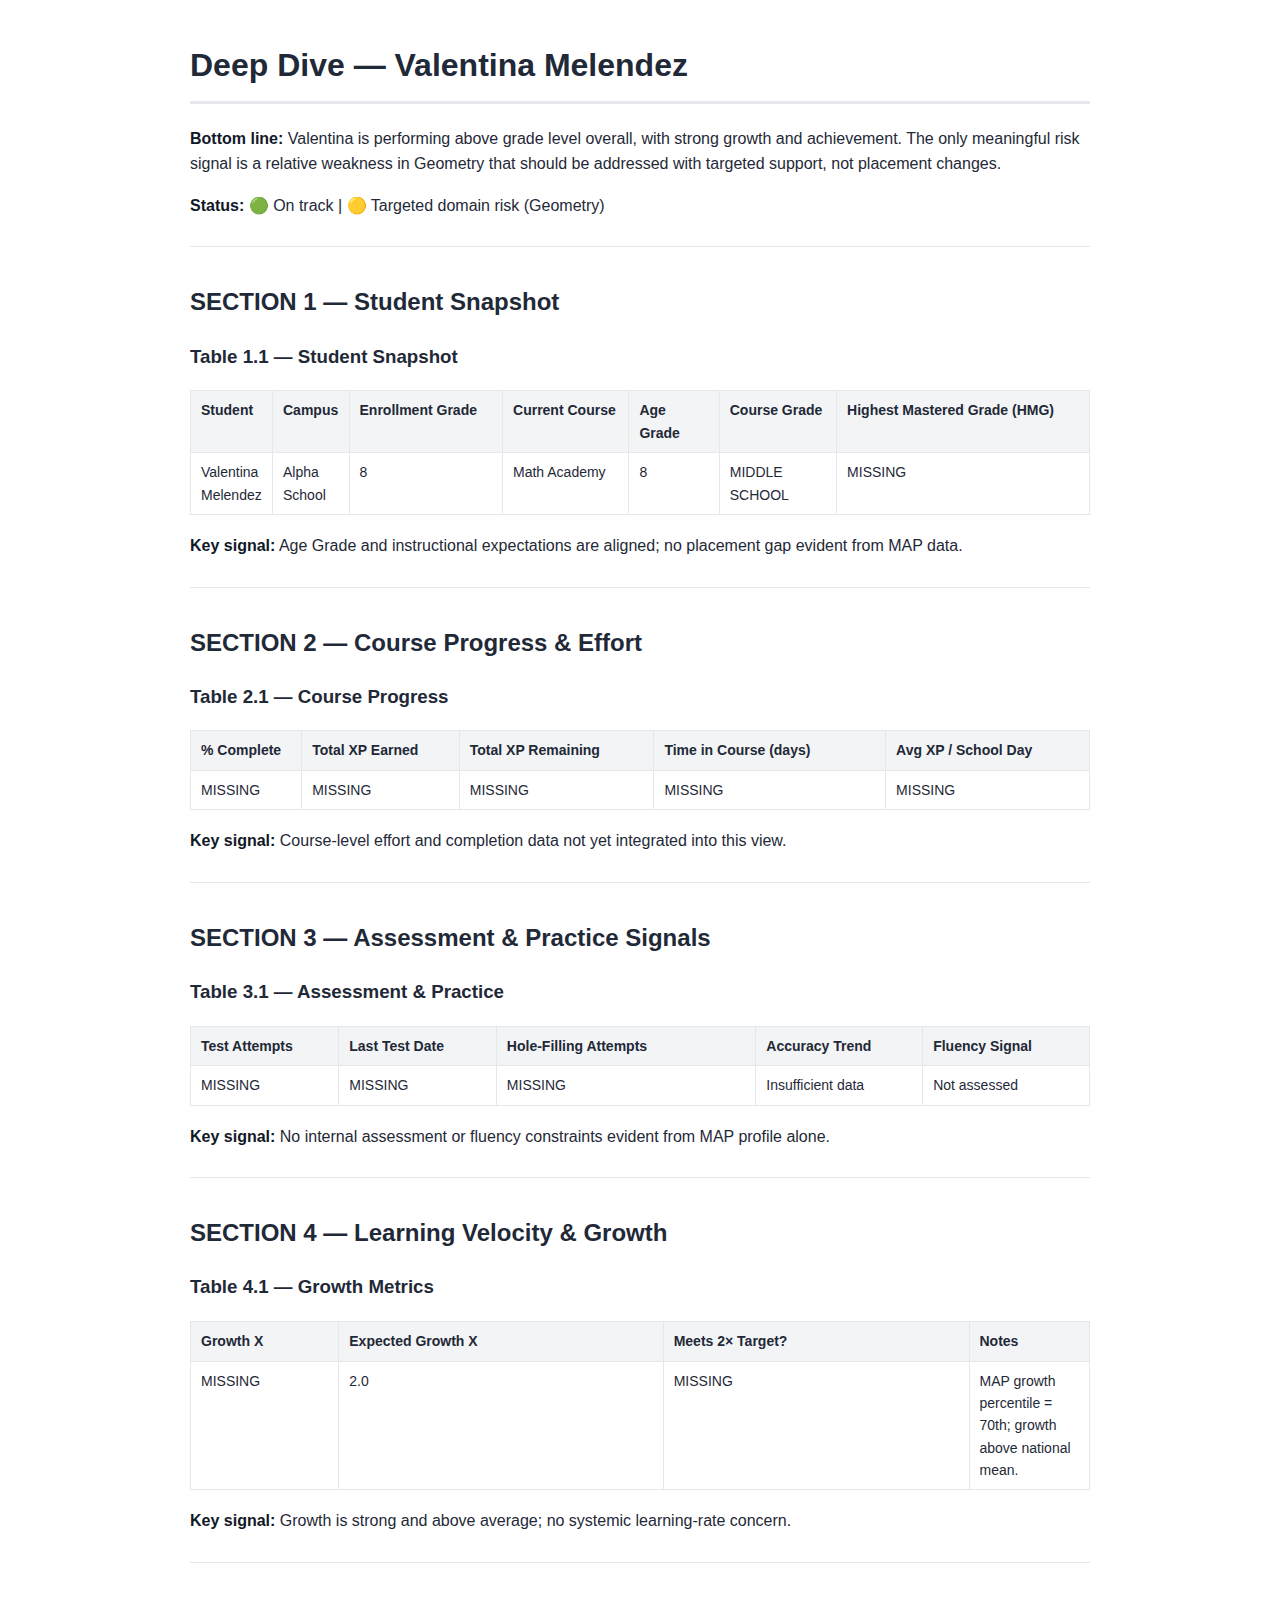
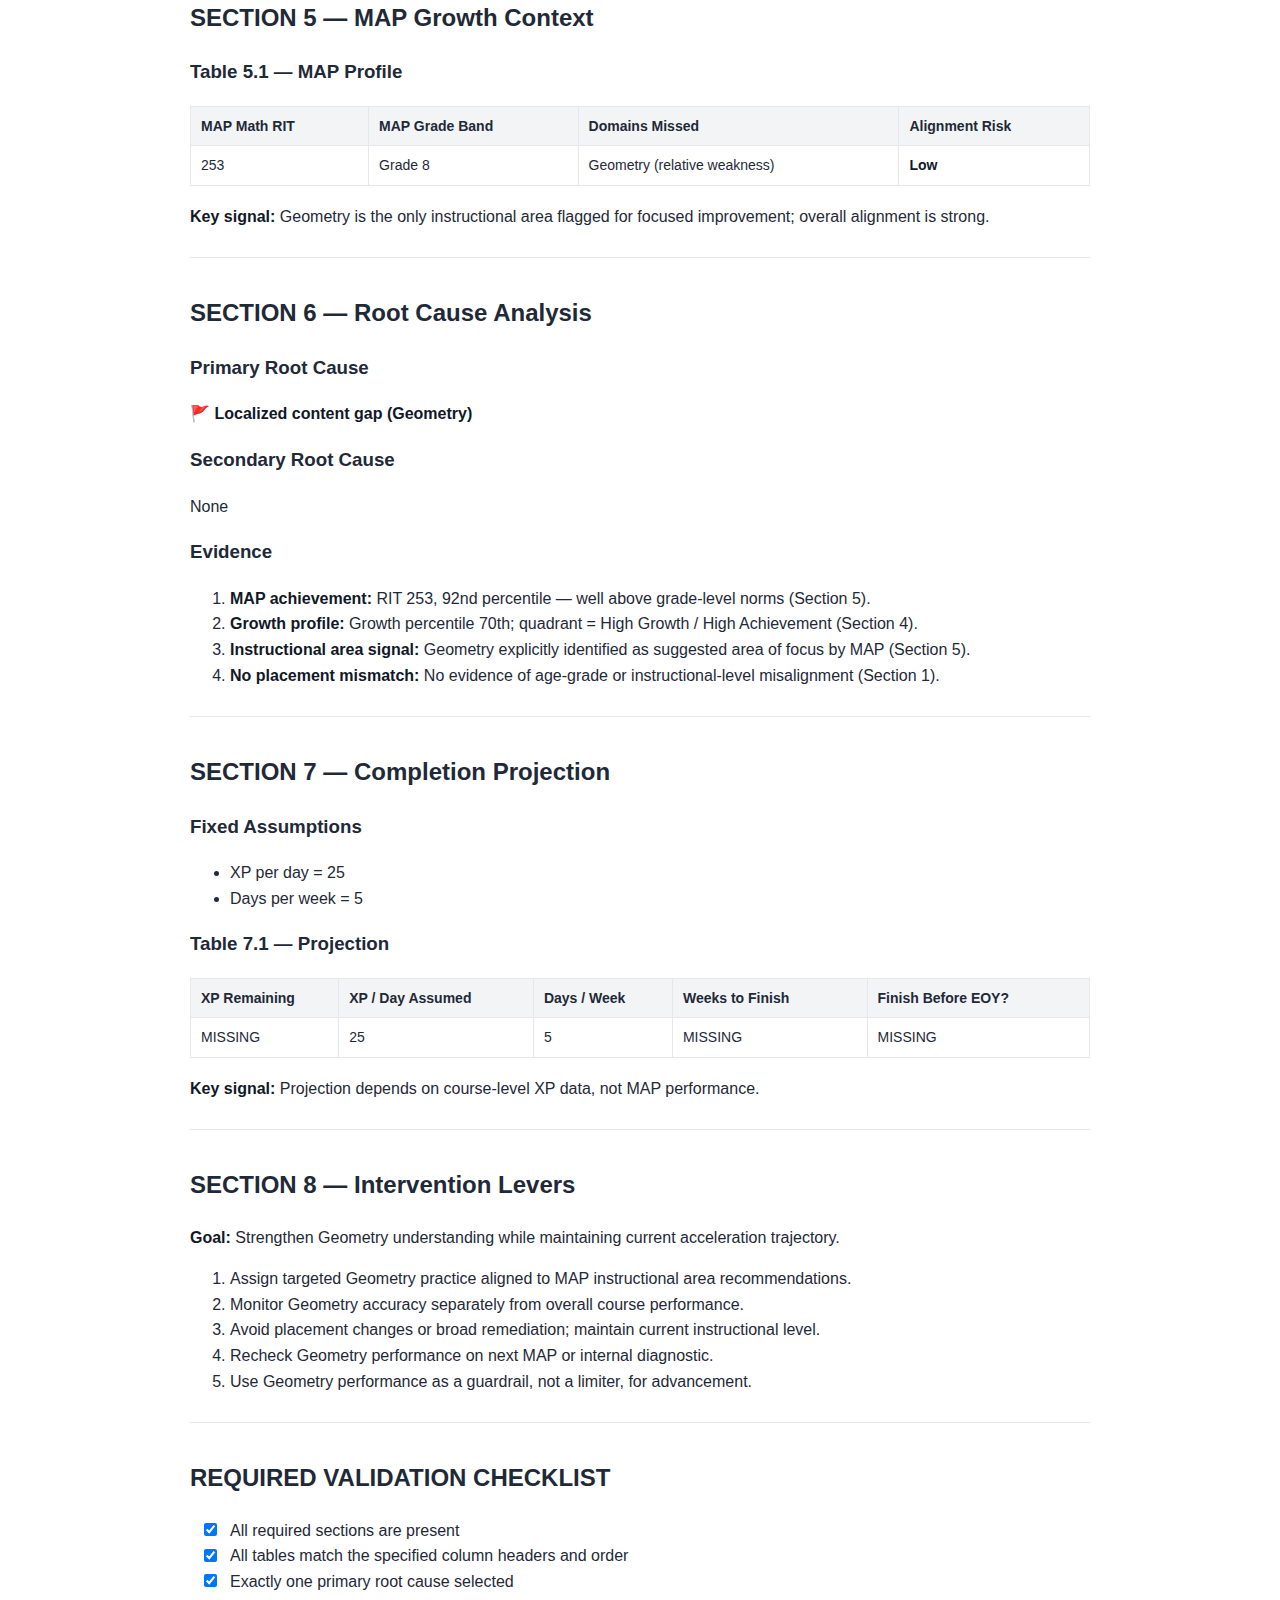
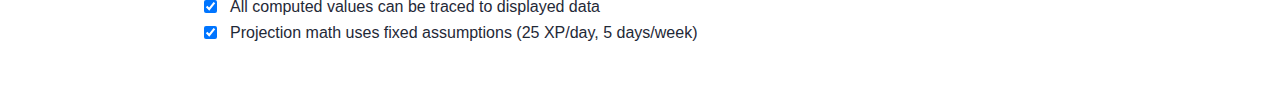
<file: ValentinaDD.html>
<!DOCTYPE html>
<html xmlns="http://www.w3.org/1999/xhtml">
<head>
  <meta charset="utf-8" />
  <meta name="generator" content="pandoc" />
  <meta name="viewport" content="width=device-width, initial-scale=1.0, user-scalable=yes" />
  <title>ValentinaDD</title>
  <style>
    /* Default styles provided by pandoc.
    ** See https://pandoc.org/MANUAL.html#variables-for-html for config info.
    */
    code{white-space: pre-wrap;}
    span.smallcaps{font-variant: small-caps;}
    div.columns{display: flex; gap: min(4vw, 1.5em);}
    div.column{flex: auto; overflow-x: auto;}
    div.hanging-indent{margin-left: 1.5em; text-indent: -1.5em;}
    /* The extra [class] is a hack that increases specificity enough to
       override a similar rule in reveal.js */
    ul.task-list[class]{list-style: none;}
    ul.task-list li input[type="checkbox"] {
      font-size: inherit;
      width: 0.8em;
      margin: 0 0.8em 0.2em -1.6em;
      vertical-align: middle;
    }
    .display.math{display: block; text-align: center; margin: 0.5rem auto;}
  </style>
  <link rel="stylesheet" href="deep_dive.css" />
</head>
<body>
<h1 id="deep-dive-valentina-melendez">Deep Dive — Valentina
Melendez</h1>
<p><strong>Bottom line:</strong> Valentina is performing above grade
level overall, with strong growth and achievement. The only meaningful
risk signal is a relative weakness in Geometry that should be addressed
with targeted support, not placement changes.</p>
<p><strong>Status:</strong> 🟢 On track | 🟡 Targeted domain risk
(Geometry)</p>
<hr />
<h2 id="section-1-student-snapshot">SECTION 1 — Student Snapshot</h2>
<h3 id="table-1.1-student-snapshot">Table 1.1 — Student Snapshot</h3>
<table style="width:100%;">
<colgroup>
<col style="width: 7%" />
<col style="width: 7%" />
<col style="width: 17%" />
<col style="width: 14%" />
<col style="width: 10%" />
<col style="width: 13%" />
<col style="width: 28%" />
</colgroup>
<thead>
<tr>
<th>Student</th>
<th>Campus</th>
<th>Enrollment Grade</th>
<th>Current Course</th>
<th>Age Grade</th>
<th>Course Grade</th>
<th>Highest Mastered Grade (HMG)</th>
</tr>
</thead>
<tbody>
<tr>
<td>Valentina Melendez</td>
<td>Alpha School</td>
<td>8</td>
<td>Math Academy</td>
<td>8</td>
<td>MIDDLE SCHOOL</td>
<td>MISSING</td>
</tr>
</tbody>
</table>
<p><strong>Key signal:</strong> Age Grade and instructional expectations
are aligned; no placement gap evident from MAP data.</p>
<hr />
<h2 id="section-2-course-progress-effort">SECTION 2 — Course Progress
&amp; Effort</h2>
<h3 id="table-2.1-course-progress">Table 2.1 — Course Progress</h3>
<table>
<colgroup>
<col style="width: 12%" />
<col style="width: 17%" />
<col style="width: 21%" />
<col style="width: 25%" />
<col style="width: 22%" />
</colgroup>
<thead>
<tr>
<th>% Complete</th>
<th>Total XP Earned</th>
<th>Total XP Remaining</th>
<th>Time in Course (days)</th>
<th>Avg XP / School Day</th>
</tr>
</thead>
<tbody>
<tr>
<td>MISSING</td>
<td>MISSING</td>
<td>MISSING</td>
<td>MISSING</td>
<td>MISSING</td>
</tr>
</tbody>
</table>
<p><strong>Key signal:</strong> Course-level effort and completion data
not yet integrated into this view.</p>
<hr />
<h2 id="section-3-assessment-practice-signals">SECTION 3 — Assessment
&amp; Practice Signals</h2>
<h3 id="table-3.1-assessment-practice">Table 3.1 — Assessment &amp;
Practice</h3>
<table>
<colgroup>
<col style="width: 16%" />
<col style="width: 17%" />
<col style="width: 28%" />
<col style="width: 18%" />
<col style="width: 18%" />
</colgroup>
<thead>
<tr>
<th>Test Attempts</th>
<th>Last Test Date</th>
<th>Hole-Filling Attempts</th>
<th>Accuracy Trend</th>
<th>Fluency Signal</th>
</tr>
</thead>
<tbody>
<tr>
<td>MISSING</td>
<td>MISSING</td>
<td>MISSING</td>
<td>Insufficient data</td>
<td>Not assessed</td>
</tr>
</tbody>
</table>
<p><strong>Key signal:</strong> No internal assessment or fluency
constraints evident from MAP profile alone.</p>
<hr />
<h2 id="section-4-learning-velocity-growth">SECTION 4 — Learning
Velocity &amp; Growth</h2>
<h3 id="table-4.1-growth-metrics">Table 4.1 — Growth Metrics</h3>
<table>
<colgroup>
<col style="width: 16%" />
<col style="width: 35%" />
<col style="width: 33%" />
<col style="width: 13%" />
</colgroup>
<thead>
<tr>
<th>Growth X</th>
<th>Expected Growth X</th>
<th>Meets 2× Target?</th>
<th>Notes</th>
</tr>
</thead>
<tbody>
<tr>
<td>MISSING</td>
<td>2.0</td>
<td>MISSING</td>
<td>MAP growth percentile = 70th; growth above national mean.</td>
</tr>
</tbody>
</table>
<p><strong>Key signal:</strong> Growth is strong and above average; no
systemic learning-rate concern.</p>
<hr />
<h2 id="section-5-map-growth-context">SECTION 5 — MAP Growth
Context</h2>
<h3 id="table-5.1-map-profile">Table 5.1 — MAP Profile</h3>
<table>
<thead>
<tr>
<th>MAP Math RIT</th>
<th>MAP Grade Band</th>
<th>Domains Missed</th>
<th>Alignment Risk</th>
</tr>
</thead>
<tbody>
<tr>
<td>253</td>
<td>Grade 8</td>
<td>Geometry (relative weakness)</td>
<td><strong>Low</strong></td>
</tr>
</tbody>
</table>
<p><strong>Key signal:</strong> Geometry is the only instructional area
flagged for focused improvement; overall alignment is strong.</p>
<hr />
<h2 id="section-6-root-cause-analysis">SECTION 6 — Root Cause
Analysis</h2>
<h3 id="primary-root-cause">Primary Root Cause</h3>
<p>🚩 <strong>Localized content gap (Geometry)</strong></p>
<h3 id="secondary-root-cause">Secondary Root Cause</h3>
<p>None</p>
<h3 id="evidence">Evidence</h3>
<ol type="1">
<li><strong>MAP achievement:</strong> RIT 253, 92nd percentile — well
above grade-level norms (Section 5).</li>
<li><strong>Growth profile:</strong> Growth percentile 70th; quadrant =
High Growth / High Achievement (Section 4).</li>
<li><strong>Instructional area signal:</strong> Geometry explicitly
identified as suggested area of focus by MAP (Section 5).</li>
<li><strong>No placement mismatch:</strong> No evidence of age-grade or
instructional-level misalignment (Section 1).</li>
</ol>
<hr />
<h2 id="section-7-completion-projection">SECTION 7 — Completion
Projection</h2>
<h3 id="fixed-assumptions">Fixed Assumptions</h3>
<ul>
<li>XP per day = 25<br />
</li>
<li>Days per week = 5</li>
</ul>
<h3 id="table-7.1-projection">Table 7.1 — Projection</h3>
<table>
<colgroup>
<col style="width: 16%" />
<col style="width: 21%" />
<col style="width: 15%" />
<col style="width: 21%" />
<col style="width: 24%" />
</colgroup>
<thead>
<tr>
<th>XP Remaining</th>
<th>XP / Day Assumed</th>
<th>Days / Week</th>
<th>Weeks to Finish</th>
<th>Finish Before EOY?</th>
</tr>
</thead>
<tbody>
<tr>
<td>MISSING</td>
<td>25</td>
<td>5</td>
<td>MISSING</td>
<td>MISSING</td>
</tr>
</tbody>
</table>
<p><strong>Key signal:</strong> Projection depends on course-level XP
data, not MAP performance.</p>
<hr />
<h2 id="section-8-intervention-levers">SECTION 8 — Intervention
Levers</h2>
<p><strong>Goal:</strong> Strengthen Geometry understanding while
maintaining current acceleration trajectory.</p>
<ol type="1">
<li>Assign targeted Geometry practice aligned to MAP instructional area
recommendations.</li>
<li>Monitor Geometry accuracy separately from overall course
performance.</li>
<li>Avoid placement changes or broad remediation; maintain current
instructional level.</li>
<li>Recheck Geometry performance on next MAP or internal
diagnostic.</li>
<li>Use Geometry performance as a guardrail, not a limiter, for
advancement.</li>
</ol>
<hr />
<h2 id="required-validation-checklist">REQUIRED VALIDATION
CHECKLIST</h2>
<ul class="task-list">
<li><label><input type="checkbox" checked="" />All required sections are
present</label></li>
<li><label><input type="checkbox" checked="" />All tables match the
specified column headers and order</label></li>
<li><label><input type="checkbox" checked="" />Exactly one primary root
cause selected</label></li>
<li><label><input type="checkbox" checked="" />All computed values can
be traced to displayed data</label></li>
<li><label><input type="checkbox" checked="" />Projection math uses
fixed assumptions (25 XP/day, 5 days/week)</label></li>
</ul>
</body>
</html>
</file>
<file: deep_dive.css>
body {
  font-family: -apple-system, BlinkMacSystemFont, "Inter", Arial, sans-serif;
  line-height: 1.6;
  max-width: 900px;
  margin: 40px auto;
  padding: 0 16px;
  color: #1f2937;
}

h1 {
  border-bottom: 3px solid #e5e7eb;
  padding-bottom: 10px;
}

h2 { margin-top: 36px; }
h3 { margin-top: 18px; }

table {
  width: 100%;
  border-collapse: collapse;
  margin: 12px 0 18px 0;
  font-size: 14px;
}

th {
  background: #f3f4f6;
  text-align: left;
  font-weight: 600;
}

th, td {
  border: 1px solid #e5e7eb;
  padding: 8px 10px;
  vertical-align: top;
}

strong { color: #111827; }

hr {
  border: none;
  border-top: 1px solid #e5e7eb;
  margin: 28px 0;
}
</file>
